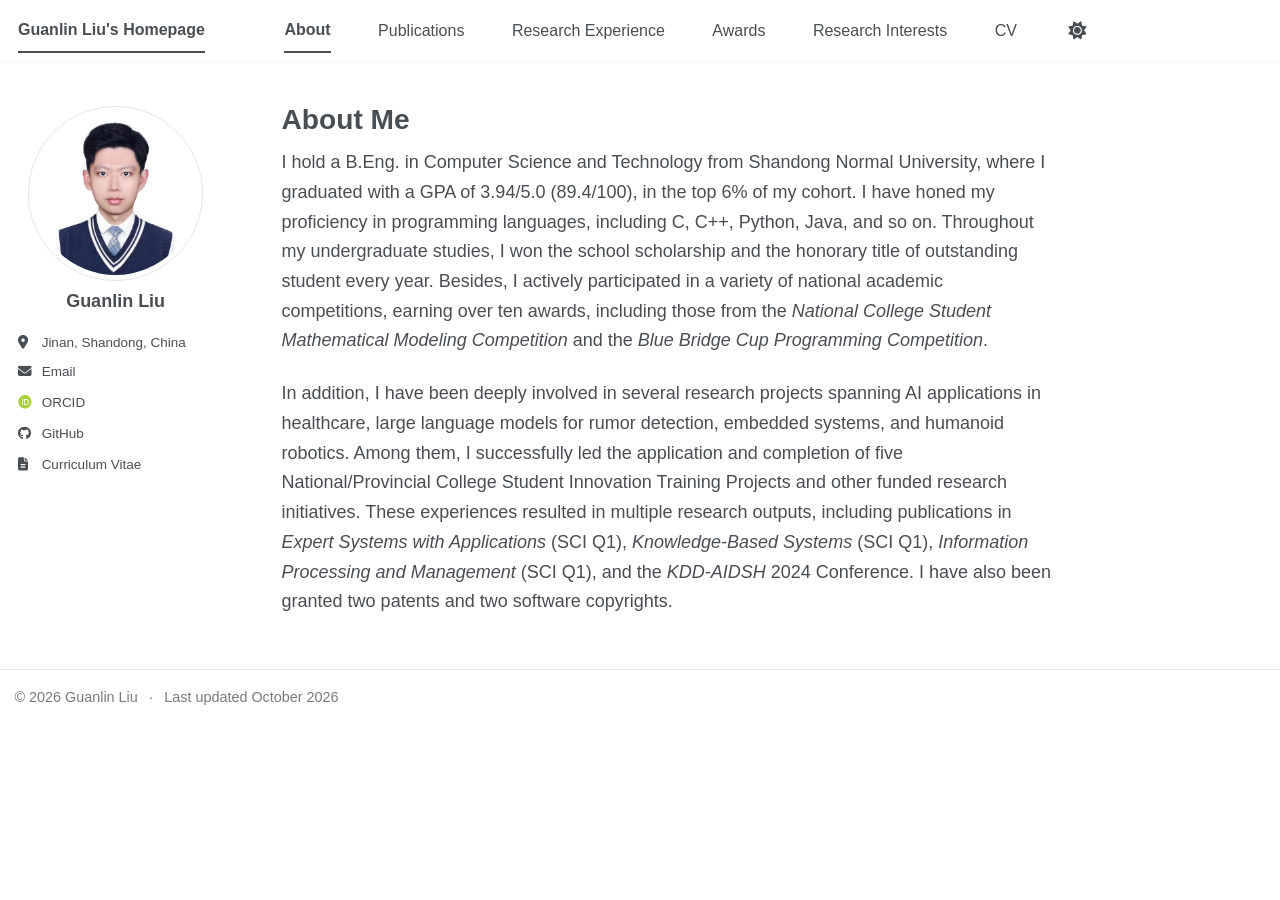
<file: index.html>
<!DOCTYPE html>
<html lang="en" class="no-js">
<head>
<meta charset="utf-8">
<title>About Me</title>
<meta name="description" content="Guanlin Liu - machine learning for electronic health records and EEG-based brain-computer interfaces.">
<meta name="viewport" content="width=device-width, initial-scale=1.0">
<link rel="canonical" href="https://liuguanlin818.github.io/">
<meta property="og:locale" content="en-US">
<meta property="og:site_name" content="Guanlin Liu&#x27;s Homepage">
<meta property="og:title" content="About Me">
<meta property="og:url" content="https://liuguanlin818.github.io/">
<meta property="og:type" content="website">
<script>document.documentElement.className = document.documentElement.className.replace(/\bno-js\b/g, '') + ' js ';</script>
<link rel="stylesheet" href="assets/css/main.css">
<link rel="stylesheet" href="assets/css/fontawesome.css">
<link rel="stylesheet" href="assets/css/custom.css?v=1791999939">
<link rel="icon" href="images/favicon.svg" type="image/svg+xml">
</head>
<body>
<div class="masthead">
  <div class="masthead__inner-wrap">
    <div class="masthead__menu">
      <nav id="site-nav" class="greedy-nav">
        <button><span class="navicon"></span></button>
        <ul class="visible-links">
  <li class="masthead__menu-item masthead__menu-item--lg persist selected"><a href="index.html">Guanlin Liu&#x27;s Homepage</a></li>
  <li class="masthead__menu-item selected"><a href="index.html">About</a></li>
  <li class="masthead__menu-item"><a href="publications/index.html">Publications</a></li>
  <li class="masthead__menu-item"><a href="research/index.html">Research Experience</a></li>
  <li class="masthead__menu-item"><a href="awards/index.html">Awards</a></li>
  <li class="masthead__menu-item"><a href="research-interests/index.html">Research Interests</a></li>
  <li class="masthead__menu-item"><a href="cv/index.html">CV</a></li>
  <li id="theme-toggle" class="masthead__menu-item persist tail"><a role="button" aria-labelledby="theme-icon"><i id="theme-icon" class="fa-solid fa-sun" aria-hidden="true" title="toggle theme"></i></a></li>
        </ul>
        <ul class="hidden-links hidden"></ul>
      </nav>
    </div>
  </div>
</div>
<div id="main" role="main">
  <div class="sidebar sticky">
    <div itemscope itemtype="http://schema.org/Person">
      <div class="author__avatar">
        <img src="images/profile.jpg" class="author__avatar avatar--circle" alt="Guanlin Liu" fetchpriority="high" />
      </div>
      <div class="author__content">
        <h3 class="author__name">Guanlin Liu</h3>
        <p class="author__bio"></p>
      </div>
      <div class="author__urls-wrapper">
        <button class="btn btn--inverse">Contact</button>
        <ul class="author__urls social-icons">
          <li class="author__desktop"><i class="fas fa-fw fa-location-dot icon-pad-right" aria-hidden="true"></i>Jinan, Shandong, China</li>
          <li><a href="mailto:liuguanlin0@163.com"><i class="fas fa-fw fa-envelope icon-pad-right" aria-hidden="true"></i>Email</a></li>
          <li><a href="https://orcid.org/0009-0001-2721-5912"><i class="fab fa-fw fa-orcid icon-pad-right" aria-hidden="true"></i>ORCID</a></li>
          <li><a href="https://github.com/Liuguanlin818"><i class="fab fa-fw fa-github icon-pad-right" aria-hidden="true"></i>GitHub</a></li>
          <li><a href="cv/index.html"><i class="fas fa-fw fa-file-lines icon-pad-right" aria-hidden="true"></i>Curriculum Vitae</a></li>
        </ul>
      </div>
    </div>
  </div>
  <article class="page" itemscope itemtype="http://schema.org/CreativeWork">
    <meta itemprop="headline" content="About Me">
    <div class="page__inner-wrap">
      <header>
        <h1 class="page__title" itemprop="headline">About Me</h1>
      </header>
      <section class="page__content" itemprop="text">
<p>I hold a B.Eng. in Computer Science and Technology from Shandong Normal University, where I
graduated with a GPA of 3.94/5.0 (89.4/100), in the top 6% of my cohort. I have honed my proficiency
in programming languages, including C, C++, Python, Java, and so on. Throughout my undergraduate
studies, I won the school scholarship and the honorary title of outstanding student every year.
Besides, I actively participated in a variety of national academic competitions, earning over ten awards,
including those from the <em>National College Student Mathematical Modeling Competition</em> and the
<em>Blue Bridge Cup Programming Competition</em>.</p>

<p>In addition, I have been deeply involved in several research projects spanning AI applications
in healthcare, large language models for rumor detection, embedded systems, and humanoid robotics.
Among them, I successfully led the application and completion of five National/Provincial College
Student Innovation Training Projects and other funded research initiatives. These experiences resulted
in multiple research outputs, including publications in <em>Expert Systems with Applications</em> (SCI Q1),
<em>Knowledge-Based Systems</em> (SCI Q1), <em>Information Processing and Management</em> (SCI Q1), and
the <em>KDD-AIDSH</em> 2024 Conference. I have also been granted two patents and two software copyrights.</p>


      </section>
    </div>
  </article>
</div>
<footer class="site-footer">
  <div class="site-footer__inner">
    <span>&copy; 2026 Guanlin Liu</span>
    <span class="site-footer__sep">&middot;</span>
    <span>Last updated October 2026</span>
  </div>
</footer>
<script>
/* Day / night toggle. The dark palette lives in main.css behind
   html[data-theme=dark]; this only flips the attribute and remembers the choice,
   mirroring what academicpages' main.min.js does (rewritten without jQuery). */
(function () {
  var KEY = 'theme';
  var mq = window.matchMedia ? window.matchMedia('(prefers-color-scheme: dark)') : null;

  function preferred() {
    var v = null;
    try { v = localStorage.getItem(KEY); } catch (e) {}
    if (v === 'dark' || v === 'light') { return v; }
    return (mq && mq.matches) ? 'dark' : 'light';
  }

  function apply(mode) {
    var dark = mode === 'dark';
    var root = document.documentElement;
    if (dark) { root.setAttribute('data-theme', 'dark'); }
    else { root.removeAttribute('data-theme'); }
    var icon = document.getElementById('theme-icon');
    if (icon) {
      icon.classList.toggle('fa-sun', !dark);
      icon.classList.toggle('fa-moon', dark);
    }
  }

  apply(preferred());

  var toggle = document.getElementById('theme-toggle');
  if (toggle) {
    toggle.addEventListener('click', function (e) {
      e.preventDefault();
      var next = document.documentElement.getAttribute('data-theme') === 'dark'
        ? 'light' : 'dark';
      try { localStorage.setItem(KEY, next); } catch (e) {}
      apply(next);
    });
  }
})();
</script>
</body>
</html>
</file>
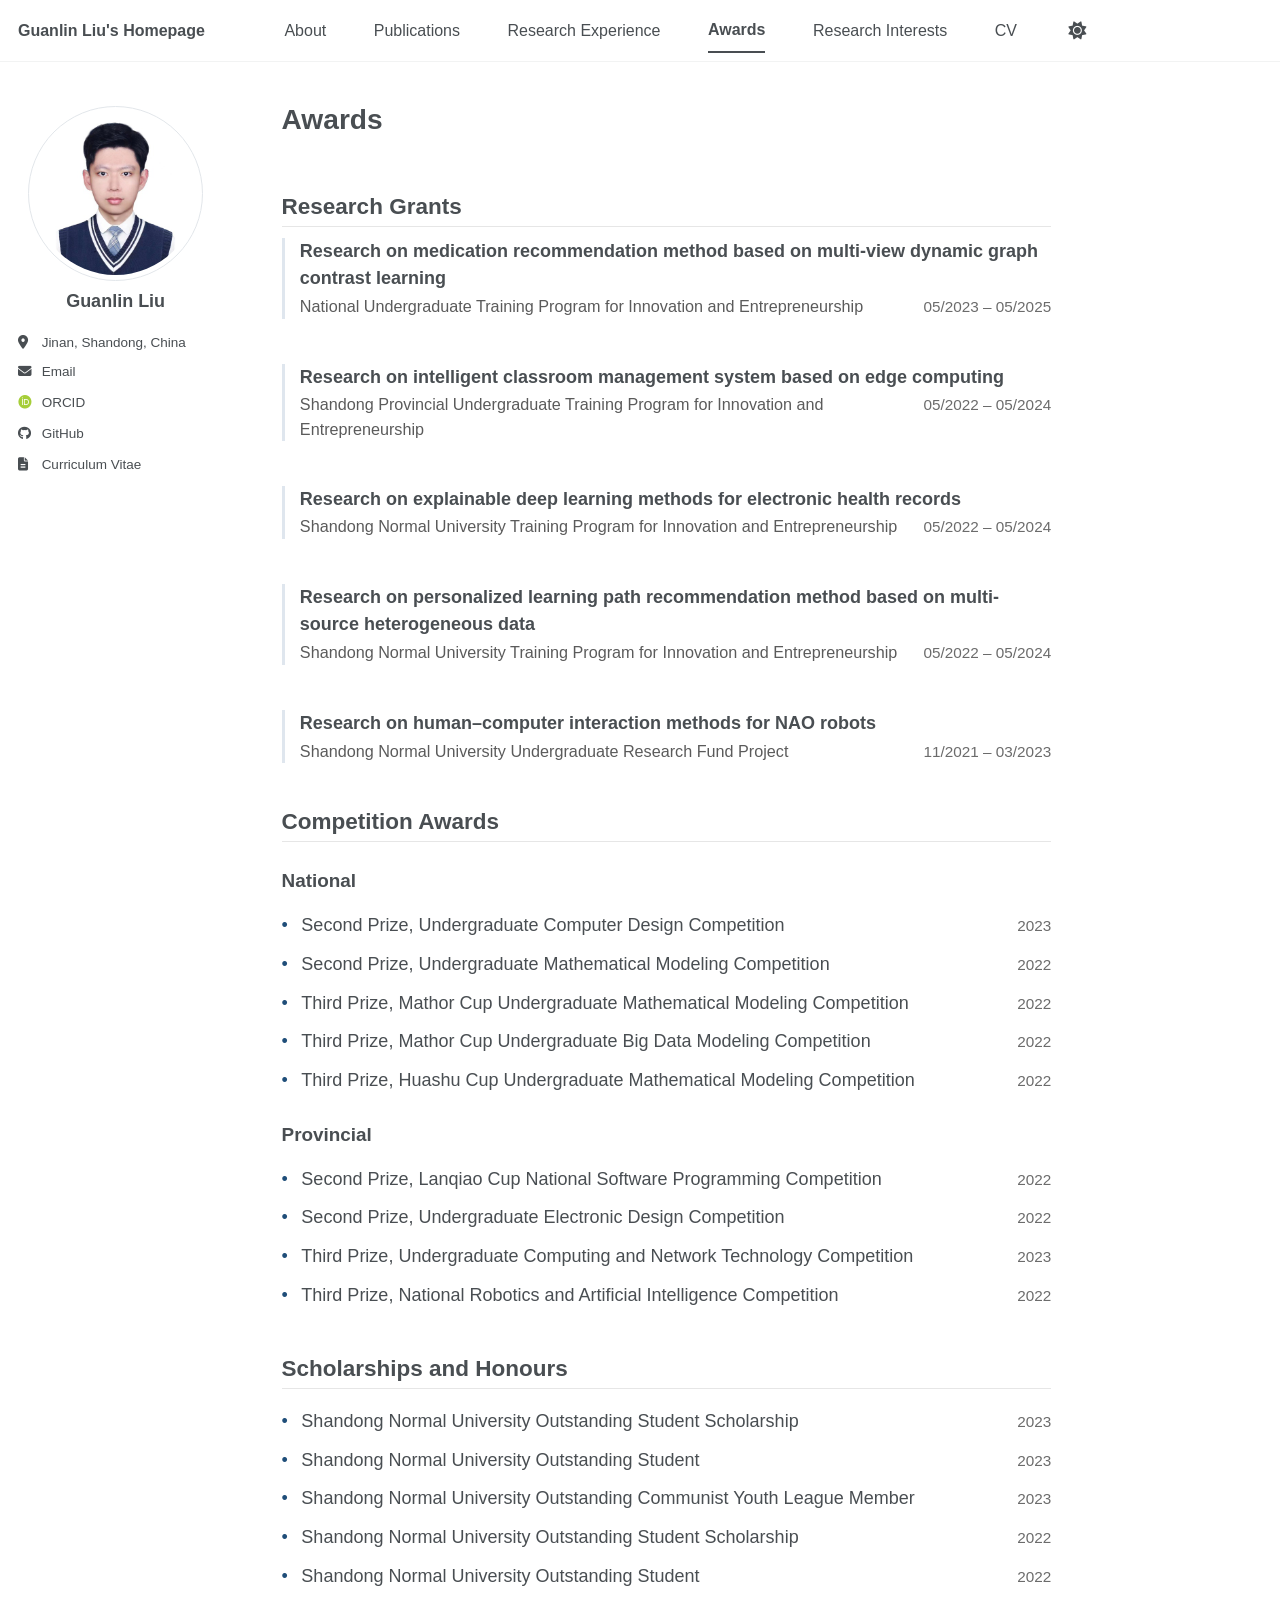
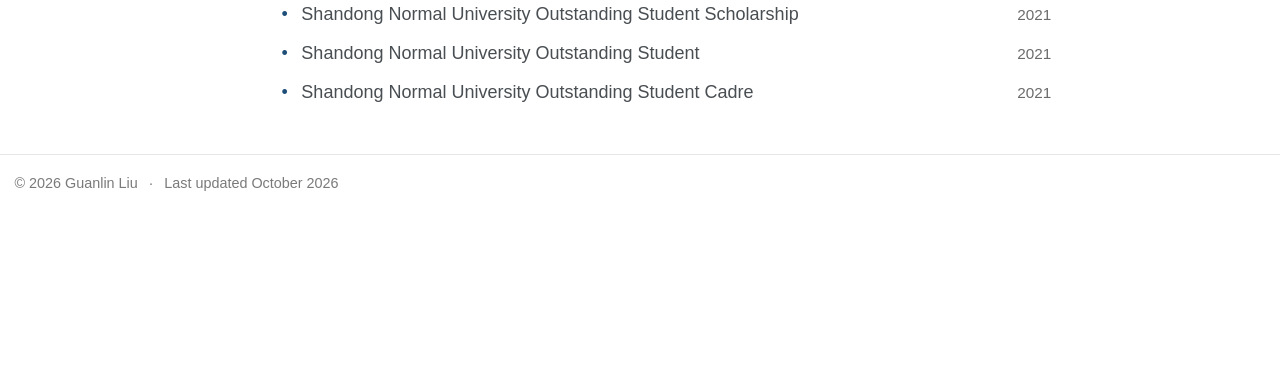
<file: awards/index.html>
<!DOCTYPE html>
<html lang="en" class="no-js">
<head>
<meta charset="utf-8">
<title>Awards</title>
<meta name="description" content="Guanlin Liu - machine learning for electronic health records and EEG-based brain-computer interfaces.">
<meta name="viewport" content="width=device-width, initial-scale=1.0">
<link rel="canonical" href="https://liuguanlin818.github.io/">
<meta property="og:locale" content="en-US">
<meta property="og:site_name" content="Guanlin Liu&#x27;s Homepage">
<meta property="og:title" content="Awards">
<meta property="og:url" content="https://liuguanlin818.github.io/">
<meta property="og:type" content="website">
<script>document.documentElement.className = document.documentElement.className.replace(/\bno-js\b/g, '') + ' js ';</script>
<link rel="stylesheet" href="../assets/css/main.css">
<link rel="stylesheet" href="../assets/css/fontawesome.css">
<link rel="stylesheet" href="../assets/css/custom.css?v=1791999939">
<link rel="icon" href="../images/favicon.svg" type="image/svg+xml">
</head>
<body>
<div class="masthead">
  <div class="masthead__inner-wrap">
    <div class="masthead__menu">
      <nav id="site-nav" class="greedy-nav">
        <button><span class="navicon"></span></button>
        <ul class="visible-links">
  <li class="masthead__menu-item masthead__menu-item--lg persist "><a href="../index.html">Guanlin Liu&#x27;s Homepage</a></li>
  <li class="masthead__menu-item"><a href="../index.html">About</a></li>
  <li class="masthead__menu-item"><a href="../publications/index.html">Publications</a></li>
  <li class="masthead__menu-item"><a href="../research/index.html">Research Experience</a></li>
  <li class="masthead__menu-item selected"><a href="../awards/index.html">Awards</a></li>
  <li class="masthead__menu-item"><a href="../research-interests/index.html">Research Interests</a></li>
  <li class="masthead__menu-item"><a href="../cv/index.html">CV</a></li>
  <li id="theme-toggle" class="masthead__menu-item persist tail"><a role="button" aria-labelledby="theme-icon"><i id="theme-icon" class="fa-solid fa-sun" aria-hidden="true" title="toggle theme"></i></a></li>
        </ul>
        <ul class="hidden-links hidden"></ul>
      </nav>
    </div>
  </div>
</div>
<div id="main" role="main">
  <div class="sidebar sticky">
    <div itemscope itemtype="http://schema.org/Person">
      <div class="author__avatar">
        <img src="../images/profile.jpg" class="author__avatar avatar--circle" alt="Guanlin Liu" fetchpriority="high" />
      </div>
      <div class="author__content">
        <h3 class="author__name">Guanlin Liu</h3>
        <p class="author__bio"></p>
      </div>
      <div class="author__urls-wrapper">
        <button class="btn btn--inverse">Contact</button>
        <ul class="author__urls social-icons">
          <li class="author__desktop"><i class="fas fa-fw fa-location-dot icon-pad-right" aria-hidden="true"></i>Jinan, Shandong, China</li>
          <li><a href="mailto:liuguanlin0@163.com"><i class="fas fa-fw fa-envelope icon-pad-right" aria-hidden="true"></i>Email</a></li>
          <li><a href="https://orcid.org/0009-0001-2721-5912"><i class="fab fa-fw fa-orcid icon-pad-right" aria-hidden="true"></i>ORCID</a></li>
          <li><a href="https://github.com/Liuguanlin818"><i class="fab fa-fw fa-github icon-pad-right" aria-hidden="true"></i>GitHub</a></li>
          <li><a href="../cv/index.html"><i class="fas fa-fw fa-file-lines icon-pad-right" aria-hidden="true"></i>Curriculum Vitae</a></li>
        </ul>
      </div>
    </div>
  </div>
  <article class="page" itemscope itemtype="http://schema.org/CreativeWork">
    <meta itemprop="headline" content="Awards">
    <div class="page__inner-wrap">
      <header>
        <h1 class="page__title" itemprop="headline">Awards</h1>
      </header>
      <section class="page__content" itemprop="text">
<h2>Research Grants</h2>

<div class="re-item">
  <div class="cv-entry re-head">
    <div class="cv-entry__head"><span class="cv-entry__what">Research on medication recommendation method based on multi-view dynamic graph contrast learning</span></div>
    <div class="re-meta"><span class="cv-entry__where re-funder">National Undergraduate Training Program for Innovation and Entrepreneurship</span><span class="cv-entry__when">05/2023 &ndash; 05/2025</span></div>
  </div>
</div>

<div class="re-item">
  <div class="cv-entry re-head">
    <div class="cv-entry__head"><span class="cv-entry__what">Research on intelligent classroom management system based on edge computing</span></div>
    <div class="re-meta"><span class="cv-entry__where re-funder">Shandong Provincial Undergraduate Training Program for Innovation and Entrepreneurship</span><span class="cv-entry__when">05/2022 &ndash; 05/2024</span></div>
  </div>
</div>

<div class="re-item">
  <div class="cv-entry re-head">
    <div class="cv-entry__head"><span class="cv-entry__what">Research on explainable deep learning methods for electronic health records</span></div>
    <div class="re-meta"><span class="cv-entry__where re-funder">Shandong Normal University Training Program for Innovation and Entrepreneurship</span><span class="cv-entry__when">05/2022 &ndash; 05/2024</span></div>
  </div>
</div>

<div class="re-item">
  <div class="cv-entry re-head">
    <div class="cv-entry__head"><span class="cv-entry__what">Research on personalized learning path recommendation method based on multi-source heterogeneous data</span></div>
    <div class="re-meta"><span class="cv-entry__where re-funder">Shandong Normal University Training Program for Innovation and Entrepreneurship</span><span class="cv-entry__when">05/2022 &ndash; 05/2024</span></div>
  </div>
</div>

<div class="re-item">
  <div class="cv-entry re-head">
    <div class="cv-entry__head"><span class="cv-entry__what">Research on human&ndash;computer interaction methods for NAO robots</span></div>
    <div class="re-meta"><span class="cv-entry__where re-funder">Shandong Normal University Undergraduate Research Fund Project</span><span class="cv-entry__when">11/2021 &ndash; 03/2023</span></div>
  </div>
</div>

<h2>Competition Awards</h2>

<h3>National</h3>
<ul class="plain">
  <li class="award"><span class="award__name">Second Prize, Undergraduate Computer Design Competition</span><span class="award__when">2023</span></li>
  <li class="award"><span class="award__name">Second Prize, Undergraduate Mathematical Modeling Competition</span><span class="award__when">2022</span></li>
  <li class="award"><span class="award__name">Third Prize, Mathor Cup Undergraduate Mathematical Modeling Competition</span><span class="award__when">2022</span></li>
  <li class="award"><span class="award__name">Third Prize, Mathor Cup Undergraduate Big Data Modeling Competition</span><span class="award__when">2022</span></li>
  <li class="award"><span class="award__name">Third Prize, Huashu Cup Undergraduate Mathematical Modeling Competition</span><span class="award__when">2022</span></li>
</ul>

<h3>Provincial</h3>
<ul class="plain">
  <li class="award"><span class="award__name">Second Prize, Lanqiao Cup National Software Programming Competition</span><span class="award__when">2022</span></li>
  <li class="award"><span class="award__name">Second Prize, Undergraduate Electronic Design Competition</span><span class="award__when">2022</span></li>
  <li class="award"><span class="award__name">Third Prize, Undergraduate Computing and Network Technology Competition</span><span class="award__when">2023</span></li>
  <li class="award"><span class="award__name">Third Prize, National Robotics and Artificial Intelligence Competition</span><span class="award__when">2022</span></li>
</ul>

<h2>Scholarships and Honours</h2>
<ul class="plain">
  <li class="award"><span class="award__name">Shandong Normal University Outstanding Student Scholarship</span><span class="award__when">2023</span></li>
  <li class="award"><span class="award__name">Shandong Normal University Outstanding Student</span><span class="award__when">2023</span></li>
  <li class="award"><span class="award__name">Shandong Normal University Outstanding Communist Youth League Member</span><span class="award__when">2023</span></li>
  <li class="award"><span class="award__name">Shandong Normal University Outstanding Student Scholarship</span><span class="award__when">2022</span></li>
  <li class="award"><span class="award__name">Shandong Normal University Outstanding Student</span><span class="award__when">2022</span></li>
  <li class="award"><span class="award__name">Shandong Normal University Outstanding Student Scholarship</span><span class="award__when">2021</span></li>
  <li class="award"><span class="award__name">Shandong Normal University Outstanding Student</span><span class="award__when">2021</span></li>
  <li class="award"><span class="award__name">Shandong Normal University Outstanding Student Cadre</span><span class="award__when">2021</span></li>
</ul>

      </section>
    </div>
  </article>
</div>
<footer class="site-footer">
  <div class="site-footer__inner">
    <span>&copy; 2026 Guanlin Liu</span>
    <span class="site-footer__sep">&middot;</span>
    <span>Last updated October 2026</span>
  </div>
</footer>
<script>
/* Day / night toggle. The dark palette lives in main.css behind
   html[data-theme=dark]; this only flips the attribute and remembers the choice,
   mirroring what academicpages' main.min.js does (rewritten without jQuery). */
(function () {
  var KEY = 'theme';
  var mq = window.matchMedia ? window.matchMedia('(prefers-color-scheme: dark)') : null;

  function preferred() {
    var v = null;
    try { v = localStorage.getItem(KEY); } catch (e) {}
    if (v === 'dark' || v === 'light') { return v; }
    return (mq && mq.matches) ? 'dark' : 'light';
  }

  function apply(mode) {
    var dark = mode === 'dark';
    var root = document.documentElement;
    if (dark) { root.setAttribute('data-theme', 'dark'); }
    else { root.removeAttribute('data-theme'); }
    var icon = document.getElementById('theme-icon');
    if (icon) {
      icon.classList.toggle('fa-sun', !dark);
      icon.classList.toggle('fa-moon', dark);
    }
  }

  apply(preferred());

  var toggle = document.getElementById('theme-toggle');
  if (toggle) {
    toggle.addEventListener('click', function (e) {
      e.preventDefault();
      var next = document.documentElement.getAttribute('data-theme') === 'dark'
        ? 'light' : 'dark';
      try { localStorage.setItem(KEY, next); } catch (e) {}
      apply(next);
    });
  }
})();
</script>
</body>
</html>
</file>
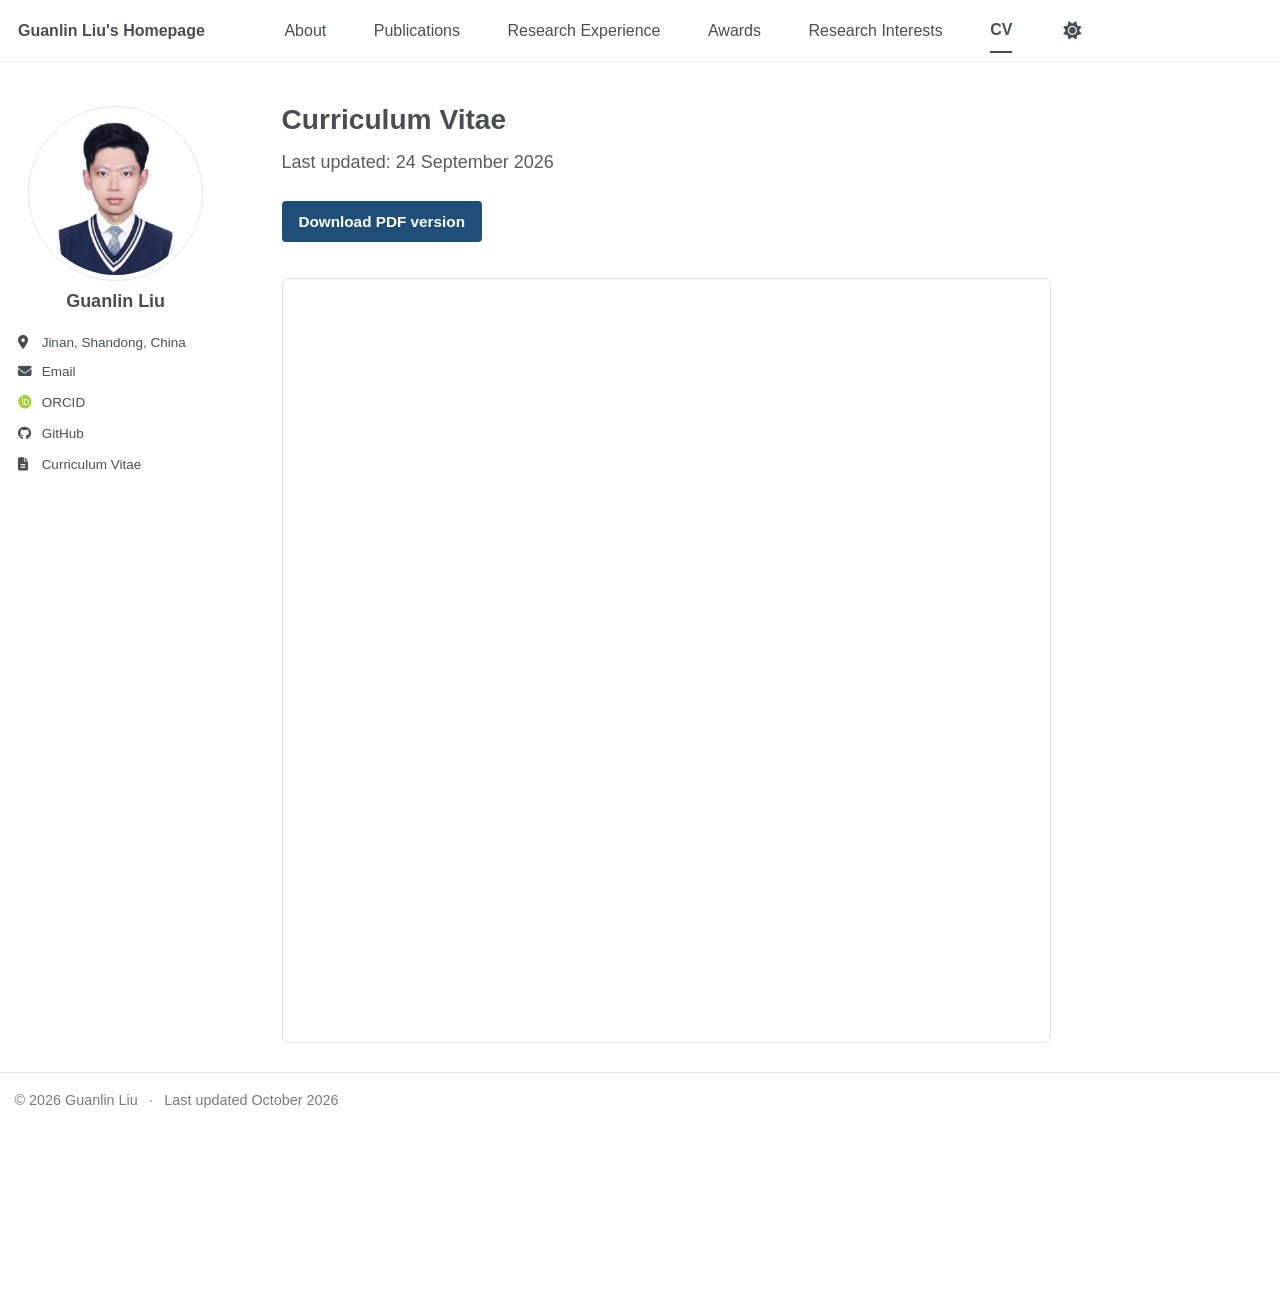
<file: cv/index.html>
<!DOCTYPE html>
<html lang="en" class="no-js">
<head>
<meta charset="utf-8">
<title>CV</title>
<meta name="description" content="Guanlin Liu - machine learning for electronic health records and EEG-based brain-computer interfaces.">
<meta name="viewport" content="width=device-width, initial-scale=1.0">
<link rel="canonical" href="https://liuguanlin818.github.io/">
<meta property="og:locale" content="en-US">
<meta property="og:site_name" content="Guanlin Liu&#x27;s Homepage">
<meta property="og:title" content="CV">
<meta property="og:url" content="https://liuguanlin818.github.io/">
<meta property="og:type" content="website">
<script>document.documentElement.className = document.documentElement.className.replace(/\bno-js\b/g, '') + ' js ';</script>
<link rel="stylesheet" href="../assets/css/main.css">
<link rel="stylesheet" href="../assets/css/fontawesome.css">
<link rel="stylesheet" href="../assets/css/custom.css?v=1791999939">
<link rel="icon" href="../images/favicon.svg" type="image/svg+xml">
</head>
<body>
<div class="masthead">
  <div class="masthead__inner-wrap">
    <div class="masthead__menu">
      <nav id="site-nav" class="greedy-nav">
        <button><span class="navicon"></span></button>
        <ul class="visible-links">
  <li class="masthead__menu-item masthead__menu-item--lg persist "><a href="../index.html">Guanlin Liu&#x27;s Homepage</a></li>
  <li class="masthead__menu-item"><a href="../index.html">About</a></li>
  <li class="masthead__menu-item"><a href="../publications/index.html">Publications</a></li>
  <li class="masthead__menu-item"><a href="../research/index.html">Research Experience</a></li>
  <li class="masthead__menu-item"><a href="../awards/index.html">Awards</a></li>
  <li class="masthead__menu-item"><a href="../research-interests/index.html">Research Interests</a></li>
  <li class="masthead__menu-item selected"><a href="../cv/index.html">CV</a></li>
  <li id="theme-toggle" class="masthead__menu-item persist tail"><a role="button" aria-labelledby="theme-icon"><i id="theme-icon" class="fa-solid fa-sun" aria-hidden="true" title="toggle theme"></i></a></li>
        </ul>
        <ul class="hidden-links hidden"></ul>
      </nav>
    </div>
  </div>
</div>
<div id="main" role="main">
  <div class="sidebar sticky">
    <div itemscope itemtype="http://schema.org/Person">
      <div class="author__avatar">
        <img src="../images/profile.jpg" class="author__avatar avatar--circle" alt="Guanlin Liu" fetchpriority="high" />
      </div>
      <div class="author__content">
        <h3 class="author__name">Guanlin Liu</h3>
        <p class="author__bio"></p>
      </div>
      <div class="author__urls-wrapper">
        <button class="btn btn--inverse">Contact</button>
        <ul class="author__urls social-icons">
          <li class="author__desktop"><i class="fas fa-fw fa-location-dot icon-pad-right" aria-hidden="true"></i>Jinan, Shandong, China</li>
          <li><a href="mailto:liuguanlin0@163.com"><i class="fas fa-fw fa-envelope icon-pad-right" aria-hidden="true"></i>Email</a></li>
          <li><a href="https://orcid.org/0009-0001-2721-5912"><i class="fab fa-fw fa-orcid icon-pad-right" aria-hidden="true"></i>ORCID</a></li>
          <li><a href="https://github.com/Liuguanlin818"><i class="fab fa-fw fa-github icon-pad-right" aria-hidden="true"></i>GitHub</a></li>
          <li><a href="../cv/index.html"><i class="fas fa-fw fa-file-lines icon-pad-right" aria-hidden="true"></i>Curriculum Vitae</a></li>
        </ul>
      </div>
    </div>
  </div>
  <article class="page" itemscope itemtype="http://schema.org/CreativeWork">
    <meta itemprop="headline" content="Curriculum Vitae">
    <div class="page__inner-wrap">
      <header>
        <h1 class="page__title" itemprop="headline">Curriculum Vitae</h1>
      </header>
      <section class="page__content" itemprop="text">
<p class="cv-intro">Last updated: 24 September 2026</p>

<p class="cv-download"><a class="btn btn--info" href="../files/Liu_Guanlin_CV.pdf" target="_blank" rel="noopener">Download PDF version</a></p>

<div class="pdf-viewer">
  <iframe src="../files/Liu_Guanlin_CV.pdf" title="Curriculum Vitae of Guanlin Liu" loading="lazy"></iframe>
</div>

      </section>
    </div>
  </article>
</div>
<footer class="site-footer">
  <div class="site-footer__inner">
    <span>&copy; 2026 Guanlin Liu</span>
    <span class="site-footer__sep">&middot;</span>
    <span>Last updated October 2026</span>
  </div>
</footer>
<script>
/* Day / night toggle. The dark palette lives in main.css behind
   html[data-theme=dark]; this only flips the attribute and remembers the choice,
   mirroring what academicpages' main.min.js does (rewritten without jQuery). */
(function () {
  var KEY = 'theme';
  var mq = window.matchMedia ? window.matchMedia('(prefers-color-scheme: dark)') : null;

  function preferred() {
    var v = null;
    try { v = localStorage.getItem(KEY); } catch (e) {}
    if (v === 'dark' || v === 'light') { return v; }
    return (mq && mq.matches) ? 'dark' : 'light';
  }

  function apply(mode) {
    var dark = mode === 'dark';
    var root = document.documentElement;
    if (dark) { root.setAttribute('data-theme', 'dark'); }
    else { root.removeAttribute('data-theme'); }
    var icon = document.getElementById('theme-icon');
    if (icon) {
      icon.classList.toggle('fa-sun', !dark);
      icon.classList.toggle('fa-moon', dark);
    }
  }

  apply(preferred());

  var toggle = document.getElementById('theme-toggle');
  if (toggle) {
    toggle.addEventListener('click', function (e) {
      e.preventDefault();
      var next = document.documentElement.getAttribute('data-theme') === 'dark'
        ? 'light' : 'dark';
      try { localStorage.setItem(KEY, next); } catch (e) {}
      apply(next);
    });
  }
})();
</script>
</body>
</html>
</file>
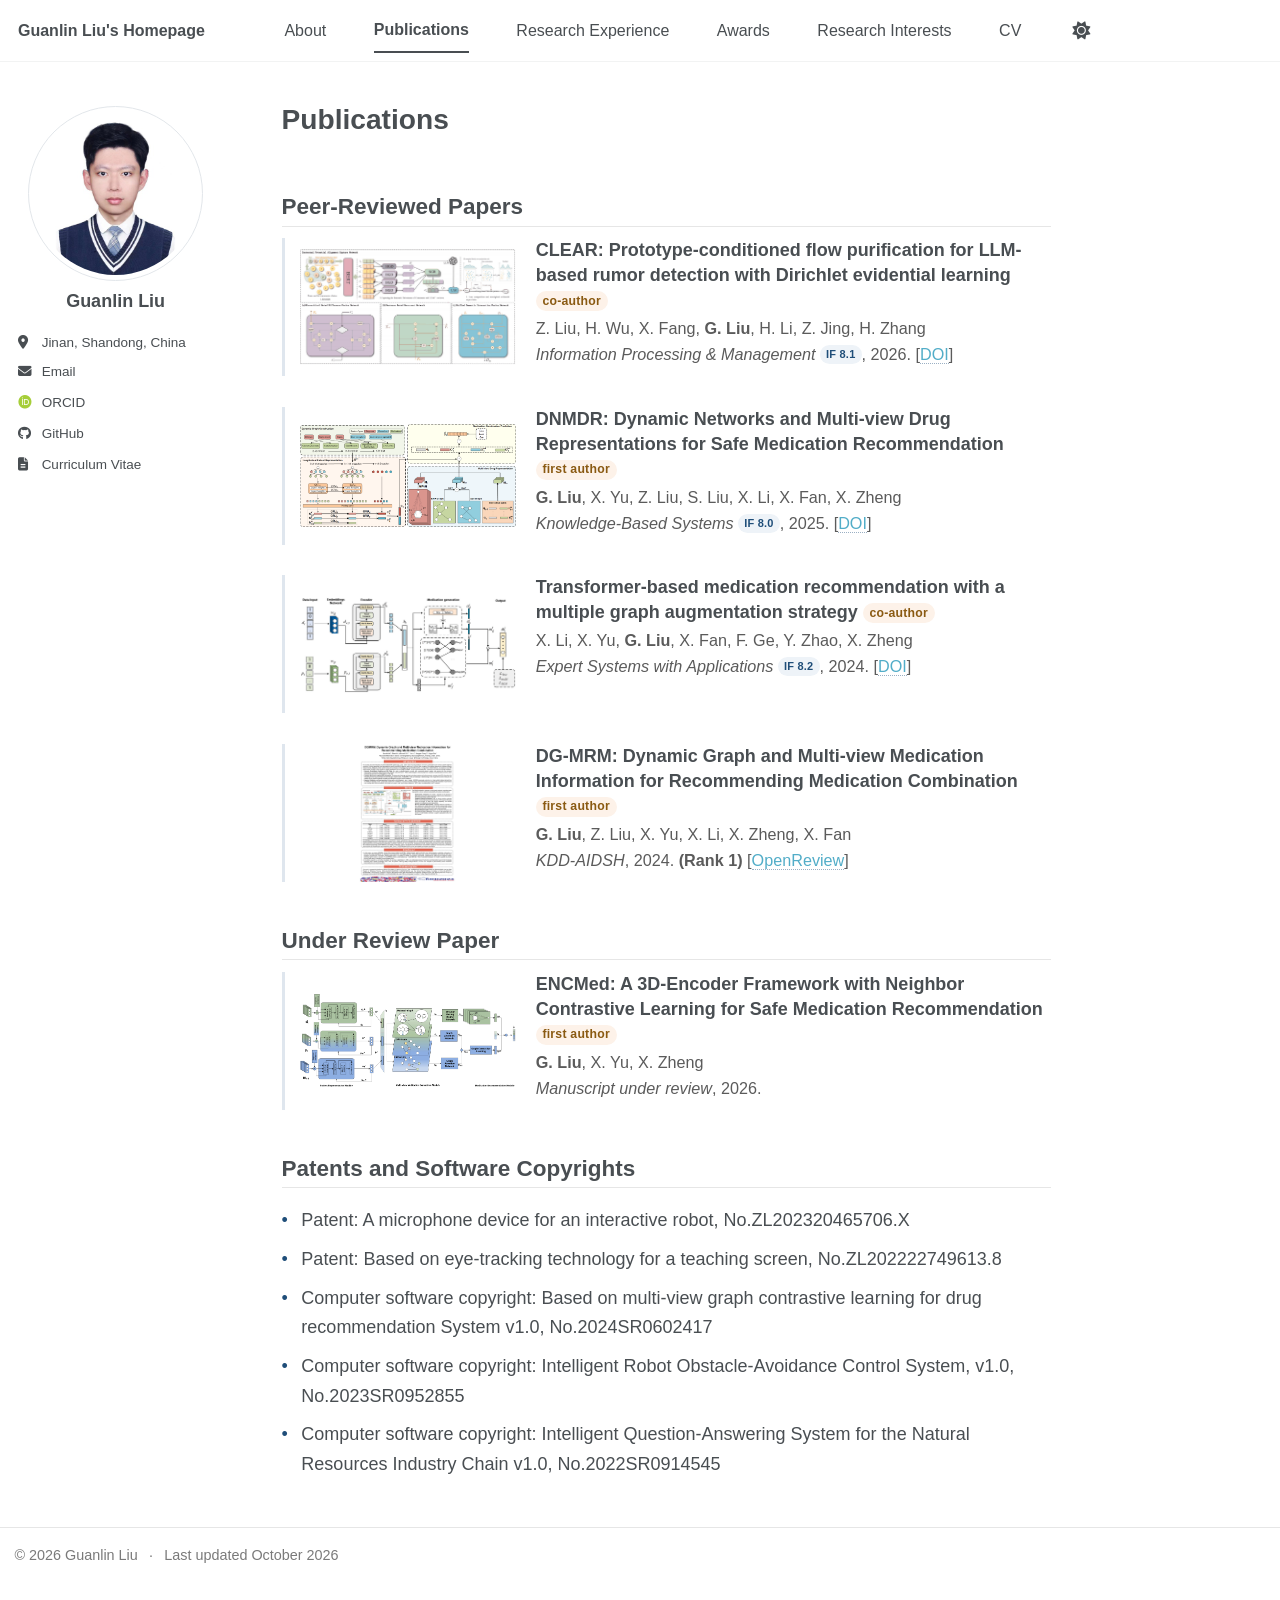
<file: publications/index.html>
<!DOCTYPE html>
<html lang="en" class="no-js">
<head>
<meta charset="utf-8">
<title>Publications</title>
<meta name="description" content="Guanlin Liu - machine learning for electronic health records and EEG-based brain-computer interfaces.">
<meta name="viewport" content="width=device-width, initial-scale=1.0">
<link rel="canonical" href="https://liuguanlin818.github.io/">
<meta property="og:locale" content="en-US">
<meta property="og:site_name" content="Guanlin Liu&#x27;s Homepage">
<meta property="og:title" content="Publications">
<meta property="og:url" content="https://liuguanlin818.github.io/">
<meta property="og:type" content="website">
<script>document.documentElement.className = document.documentElement.className.replace(/\bno-js\b/g, '') + ' js ';</script>
<link rel="stylesheet" href="../assets/css/main.css">
<link rel="stylesheet" href="../assets/css/fontawesome.css">
<link rel="stylesheet" href="../assets/css/custom.css?v=1791999939">
<link rel="icon" href="../images/favicon.svg" type="image/svg+xml">
</head>
<body>
<div class="masthead">
  <div class="masthead__inner-wrap">
    <div class="masthead__menu">
      <nav id="site-nav" class="greedy-nav">
        <button><span class="navicon"></span></button>
        <ul class="visible-links">
  <li class="masthead__menu-item masthead__menu-item--lg persist "><a href="../index.html">Guanlin Liu&#x27;s Homepage</a></li>
  <li class="masthead__menu-item"><a href="../index.html">About</a></li>
  <li class="masthead__menu-item selected"><a href="../publications/index.html">Publications</a></li>
  <li class="masthead__menu-item"><a href="../research/index.html">Research Experience</a></li>
  <li class="masthead__menu-item"><a href="../awards/index.html">Awards</a></li>
  <li class="masthead__menu-item"><a href="../research-interests/index.html">Research Interests</a></li>
  <li class="masthead__menu-item"><a href="../cv/index.html">CV</a></li>
  <li id="theme-toggle" class="masthead__menu-item persist tail"><a role="button" aria-labelledby="theme-icon"><i id="theme-icon" class="fa-solid fa-sun" aria-hidden="true" title="toggle theme"></i></a></li>
        </ul>
        <ul class="hidden-links hidden"></ul>
      </nav>
    </div>
  </div>
</div>
<div id="main" role="main">
  <div class="sidebar sticky">
    <div itemscope itemtype="http://schema.org/Person">
      <div class="author__avatar">
        <img src="../images/profile.jpg" class="author__avatar avatar--circle" alt="Guanlin Liu" fetchpriority="high" />
      </div>
      <div class="author__content">
        <h3 class="author__name">Guanlin Liu</h3>
        <p class="author__bio"></p>
      </div>
      <div class="author__urls-wrapper">
        <button class="btn btn--inverse">Contact</button>
        <ul class="author__urls social-icons">
          <li class="author__desktop"><i class="fas fa-fw fa-location-dot icon-pad-right" aria-hidden="true"></i>Jinan, Shandong, China</li>
          <li><a href="mailto:liuguanlin0@163.com"><i class="fas fa-fw fa-envelope icon-pad-right" aria-hidden="true"></i>Email</a></li>
          <li><a href="https://orcid.org/0009-0001-2721-5912"><i class="fab fa-fw fa-orcid icon-pad-right" aria-hidden="true"></i>ORCID</a></li>
          <li><a href="https://github.com/Liuguanlin818"><i class="fab fa-fw fa-github icon-pad-right" aria-hidden="true"></i>GitHub</a></li>
          <li><a href="../cv/index.html"><i class="fas fa-fw fa-file-lines icon-pad-right" aria-hidden="true"></i>Curriculum Vitae</a></li>
        </ul>
      </div>
    </div>
  </div>
  <article class="page" itemscope itemtype="http://schema.org/CreativeWork">
    <meta itemprop="headline" content="Publications">
    <div class="page__inner-wrap">
      <header>
        <h1 class="page__title" itemprop="headline">Publications</h1>
      </header>
      <section class="page__content" itemprop="text">

<h2>Peer-Reviewed Papers</h2>
<div class="pub pub--with-fig">
  <div class="pub__fig">
    <img src="../images/CLEAR_model.png" alt="CLEAR model architecture" loading="lazy" />
  </div>
  <div class="pub__body">
    <div class="pub__title">CLEAR: Prototype-conditioned flow purification for LLM-based rumor detection with Dirichlet evidential learning <span class="badge-pill badge-pill--alt">co-author</span></div>
    <div class="pub__authors">Z. Liu, H. Wu, X. Fang, <strong>G. Liu</strong>, H. Li, Z. Jing, H. Zhang</div>
    <div class="pub__venue"><em>Information Processing &amp; Management</em> <span class="badge-pill">IF 8.1</span>, 2026. <span class="pub__links">[<a href="https://doi.org/10.1016/j.ipm.2026.104887">DOI</a>]</span></div>
  </div>
</div>
<div class="pub pub--with-fig">
  <div class="pub__fig">
    <img src="../images/DNMDR_model.png" alt="DNMDR model architecture" loading="lazy" />
  </div>
  <div class="pub__body">
    <div class="pub__title">DNMDR: Dynamic Networks and Multi-view Drug Representations for Safe Medication Recommendation <span class="badge-pill badge-pill--alt">first author</span></div>
    <div class="pub__authors"><strong>G. Liu</strong>, X. Yu, Z. Liu, S. Liu, X. Li, X. Fan, X. Zheng</div>
    <div class="pub__venue"><em>Knowledge-Based Systems</em> <span class="badge-pill">IF 8.0</span>, 2025. <span class="pub__links">[<a href="https://doi.org/10.1016/j.knosys.2025.114327">DOI</a>]</span></div>
  </div>
</div>
<div class="pub pub--with-fig">
  <div class="pub__fig">
    <img src="../images/ESWA_model.png" alt="Transformer-based medication recommendation with a multiple graph augmentation strategy model architecture" loading="lazy" />
  </div>
  <div class="pub__body">
    <div class="pub__title">Transformer-based medication recommendation with a multiple graph augmentation strategy <span class="badge-pill badge-pill--alt">co-author</span></div>
    <div class="pub__authors">X. Li, X. Yu, <strong>G. Liu</strong>, X. Fan, F. Ge, Y. Zhao, X. Zheng</div>
    <div class="pub__venue"><em>Expert Systems with Applications</em> <span class="badge-pill">IF 8.2</span>, 2024. <span class="pub__links">[<a href="https://doi.org/10.1016/j.eswa.2024.125091">DOI</a>]</span></div>
  </div>
</div>
<div class="pub pub--with-fig">
  <div class="pub__fig">
    <img src="../images/DGMRM_poster.jpg" alt="DG-MRM model architecture" loading="lazy" />
  </div>
  <div class="pub__body">
    <div class="pub__title">DG-MRM: Dynamic Graph and Multi-view Medication Information for Recommending Medication Combination <span class="badge-pill badge-pill--alt">first author</span></div>
    <div class="pub__authors"><strong>G. Liu</strong>, Z. Liu, X. Yu, X. Li, X. Zheng, X. Fan</div>
    <div class="pub__venue"><em>KDD-AIDSH</em>, 2024. <span class="pub__rank">(Rank 1)</span> <span class="pub__links">[<a href="https://openreview.net/forum?id=hdE8YZIAjw">OpenReview</a>]</span></div>
  </div>
</div>
<h2>Under Review Paper</h2>
<div class="pub pub--with-fig">
  <div class="pub__fig">
    <img src="../images/ENCMed_model.png" alt="ENCMed model architecture" loading="lazy" />
  </div>
  <div class="pub__body">
    <div class="pub__title">ENCMed: A 3D-Encoder Framework with Neighbor Contrastive Learning for Safe Medication Recommendation <span class="badge-pill badge-pill--alt">first author</span></div>
    <div class="pub__authors"><strong>G. Liu</strong>, X. Yu, X. Zheng</div>
    <div class="pub__venue"><em>Manuscript under review</em>, 2026.</div>
  </div>
</div>
<h2>Patents and Software Copyrights</h2>

<ul class="plain">
  <li>Patent: A microphone device for an interactive robot, No.ZL202320465706.X</li>
  <li>Patent: Based on eye-tracking technology for a teaching screen, No.ZL202222749613.8</li>
  <li>Computer software copyright: Based on multi-view graph contrastive learning for drug
  recommendation System v1.0, No.2024SR0602417</li>
  <li>Computer software copyright: Intelligent Robot Obstacle-Avoidance Control System, v1.0,
  No.2023SR0952855</li>
  <li>Computer software copyright: Intelligent Question-Answering System for the Natural Resources
  Industry Chain v1.0, No.2022SR0914545</li>
</ul>

      </section>
    </div>
  </article>
</div>
<footer class="site-footer">
  <div class="site-footer__inner">
    <span>&copy; 2026 Guanlin Liu</span>
    <span class="site-footer__sep">&middot;</span>
    <span>Last updated October 2026</span>
  </div>
</footer>
<script>
/* Day / night toggle. The dark palette lives in main.css behind
   html[data-theme=dark]; this only flips the attribute and remembers the choice,
   mirroring what academicpages' main.min.js does (rewritten without jQuery). */
(function () {
  var KEY = 'theme';
  var mq = window.matchMedia ? window.matchMedia('(prefers-color-scheme: dark)') : null;

  function preferred() {
    var v = null;
    try { v = localStorage.getItem(KEY); } catch (e) {}
    if (v === 'dark' || v === 'light') { return v; }
    return (mq && mq.matches) ? 'dark' : 'light';
  }

  function apply(mode) {
    var dark = mode === 'dark';
    var root = document.documentElement;
    if (dark) { root.setAttribute('data-theme', 'dark'); }
    else { root.removeAttribute('data-theme'); }
    var icon = document.getElementById('theme-icon');
    if (icon) {
      icon.classList.toggle('fa-sun', !dark);
      icon.classList.toggle('fa-moon', dark);
    }
  }

  apply(preferred());

  var toggle = document.getElementById('theme-toggle');
  if (toggle) {
    toggle.addEventListener('click', function (e) {
      e.preventDefault();
      var next = document.documentElement.getAttribute('data-theme') === 'dark'
        ? 'light' : 'dark';
      try { localStorage.setItem(KEY, next); } catch (e) {}
      apply(next);
    });
  }
})();
</script>
</body>
</html>
</file>
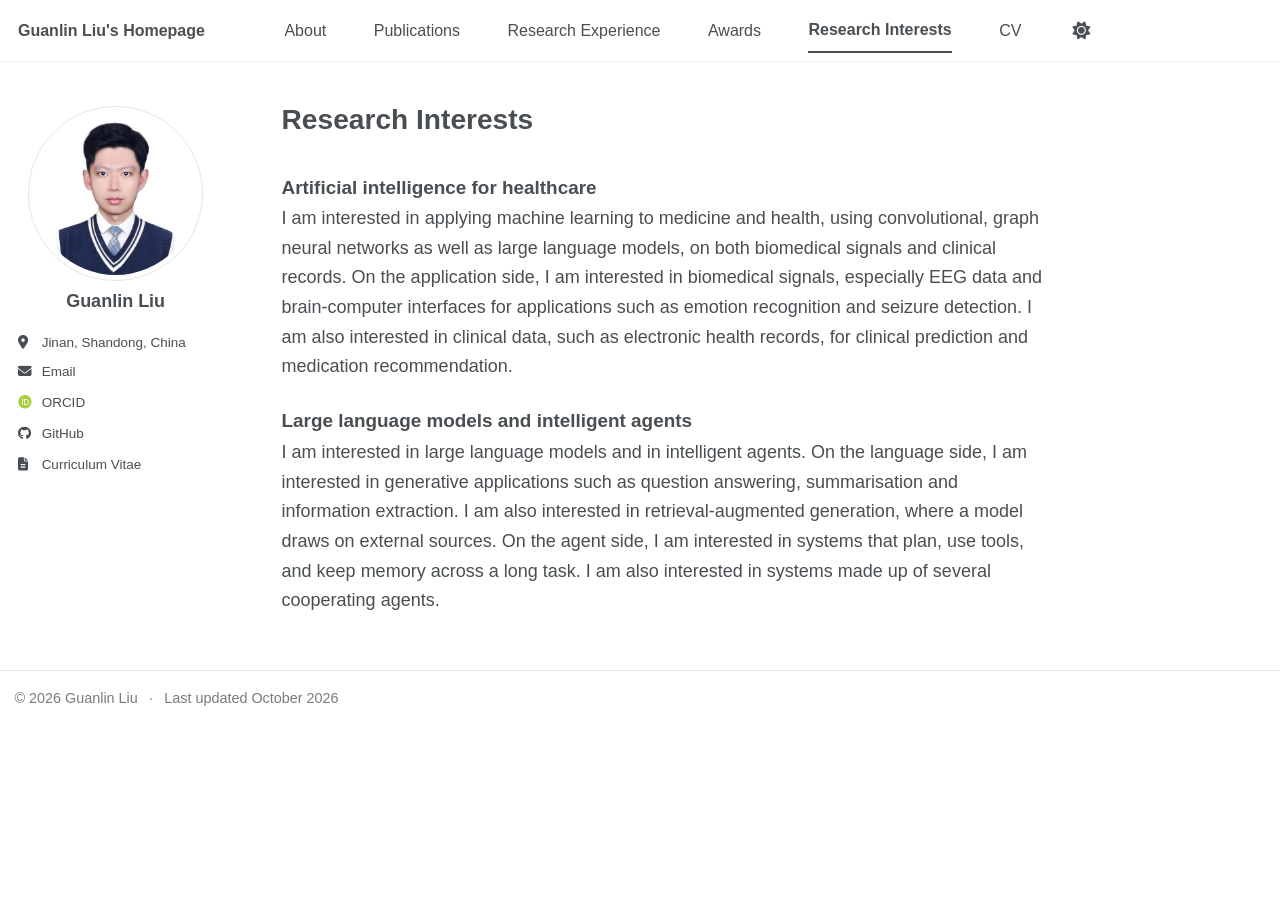
<file: research-interests/index.html>
<!DOCTYPE html>
<html lang="en" class="no-js">
<head>
<meta charset="utf-8">
<title>Research Interests</title>
<meta name="description" content="Guanlin Liu - machine learning for electronic health records and EEG-based brain-computer interfaces.">
<meta name="viewport" content="width=device-width, initial-scale=1.0">
<link rel="canonical" href="https://liuguanlin818.github.io/">
<meta property="og:locale" content="en-US">
<meta property="og:site_name" content="Guanlin Liu&#x27;s Homepage">
<meta property="og:title" content="Research Interests">
<meta property="og:url" content="https://liuguanlin818.github.io/">
<meta property="og:type" content="website">
<script>document.documentElement.className = document.documentElement.className.replace(/\bno-js\b/g, '') + ' js ';</script>
<link rel="stylesheet" href="../assets/css/main.css">
<link rel="stylesheet" href="../assets/css/fontawesome.css">
<link rel="stylesheet" href="../assets/css/custom.css?v=1791999939">
<link rel="icon" href="../images/favicon.svg" type="image/svg+xml">
</head>
<body>
<div class="masthead">
  <div class="masthead__inner-wrap">
    <div class="masthead__menu">
      <nav id="site-nav" class="greedy-nav">
        <button><span class="navicon"></span></button>
        <ul class="visible-links">
  <li class="masthead__menu-item masthead__menu-item--lg persist "><a href="../index.html">Guanlin Liu&#x27;s Homepage</a></li>
  <li class="masthead__menu-item"><a href="../index.html">About</a></li>
  <li class="masthead__menu-item"><a href="../publications/index.html">Publications</a></li>
  <li class="masthead__menu-item"><a href="../research/index.html">Research Experience</a></li>
  <li class="masthead__menu-item"><a href="../awards/index.html">Awards</a></li>
  <li class="masthead__menu-item selected"><a href="../research-interests/index.html">Research Interests</a></li>
  <li class="masthead__menu-item"><a href="../cv/index.html">CV</a></li>
  <li id="theme-toggle" class="masthead__menu-item persist tail"><a role="button" aria-labelledby="theme-icon"><i id="theme-icon" class="fa-solid fa-sun" aria-hidden="true" title="toggle theme"></i></a></li>
        </ul>
        <ul class="hidden-links hidden"></ul>
      </nav>
    </div>
  </div>
</div>
<div id="main" role="main">
  <div class="sidebar sticky">
    <div itemscope itemtype="http://schema.org/Person">
      <div class="author__avatar">
        <img src="../images/profile.jpg" class="author__avatar avatar--circle" alt="Guanlin Liu" fetchpriority="high" />
      </div>
      <div class="author__content">
        <h3 class="author__name">Guanlin Liu</h3>
        <p class="author__bio"></p>
      </div>
      <div class="author__urls-wrapper">
        <button class="btn btn--inverse">Contact</button>
        <ul class="author__urls social-icons">
          <li class="author__desktop"><i class="fas fa-fw fa-location-dot icon-pad-right" aria-hidden="true"></i>Jinan, Shandong, China</li>
          <li><a href="mailto:liuguanlin0@163.com"><i class="fas fa-fw fa-envelope icon-pad-right" aria-hidden="true"></i>Email</a></li>
          <li><a href="https://orcid.org/0009-0001-2721-5912"><i class="fab fa-fw fa-orcid icon-pad-right" aria-hidden="true"></i>ORCID</a></li>
          <li><a href="https://github.com/Liuguanlin818"><i class="fab fa-fw fa-github icon-pad-right" aria-hidden="true"></i>GitHub</a></li>
          <li><a href="../cv/index.html"><i class="fas fa-fw fa-file-lines icon-pad-right" aria-hidden="true"></i>Curriculum Vitae</a></li>
        </ul>
      </div>
    </div>
  </div>
  <article class="page" itemscope itemtype="http://schema.org/CreativeWork">
    <meta itemprop="headline" content="Research Interests">
    <div class="page__inner-wrap">
      <header>
        <h1 class="page__title" itemprop="headline">Research Interests</h1>
      </header>
      <section class="page__content" itemprop="text">
<div class="interest">
  <h3>Artificial intelligence for healthcare</h3>
  <p>I am interested in applying machine learning to medicine and health, using convolutional, graph neural networks as well as large language models, on both biomedical signals and
  clinical records. On the application side, I am interested in biomedical signals, especially EEG
  data and brain-computer interfaces for applications such as emotion recognition and seizure
  detection. I am also interested in clinical data, such as electronic health records, for clinical
  prediction and medication recommendation.</p>
</div>

<div class="interest">
  <h3>Large language models and intelligent agents</h3>
  <p>I am interested in large language models and in intelligent agents. On the language side, I am
  interested in generative applications such as question answering, summarisation and information
  extraction. I am also interested in retrieval-augmented generation, where a model draws on
  external sources. On the agent side, I am interested in systems that plan, use tools, and keep
  memory across a long task. I am also interested in systems made up of several cooperating
  agents.</p>
</div>

      </section>
    </div>
  </article>
</div>
<footer class="site-footer">
  <div class="site-footer__inner">
    <span>&copy; 2026 Guanlin Liu</span>
    <span class="site-footer__sep">&middot;</span>
    <span>Last updated October 2026</span>
  </div>
</footer>
<script>
/* Day / night toggle. The dark palette lives in main.css behind
   html[data-theme=dark]; this only flips the attribute and remembers the choice,
   mirroring what academicpages' main.min.js does (rewritten without jQuery). */
(function () {
  var KEY = 'theme';
  var mq = window.matchMedia ? window.matchMedia('(prefers-color-scheme: dark)') : null;

  function preferred() {
    var v = null;
    try { v = localStorage.getItem(KEY); } catch (e) {}
    if (v === 'dark' || v === 'light') { return v; }
    return (mq && mq.matches) ? 'dark' : 'light';
  }

  function apply(mode) {
    var dark = mode === 'dark';
    var root = document.documentElement;
    if (dark) { root.setAttribute('data-theme', 'dark'); }
    else { root.removeAttribute('data-theme'); }
    var icon = document.getElementById('theme-icon');
    if (icon) {
      icon.classList.toggle('fa-sun', !dark);
      icon.classList.toggle('fa-moon', dark);
    }
  }

  apply(preferred());

  var toggle = document.getElementById('theme-toggle');
  if (toggle) {
    toggle.addEventListener('click', function (e) {
      e.preventDefault();
      var next = document.documentElement.getAttribute('data-theme') === 'dark'
        ? 'light' : 'dark';
      try { localStorage.setItem(KEY, next); } catch (e) {}
      apply(next);
    });
  }
})();
</script>
</body>
</html>
</file>
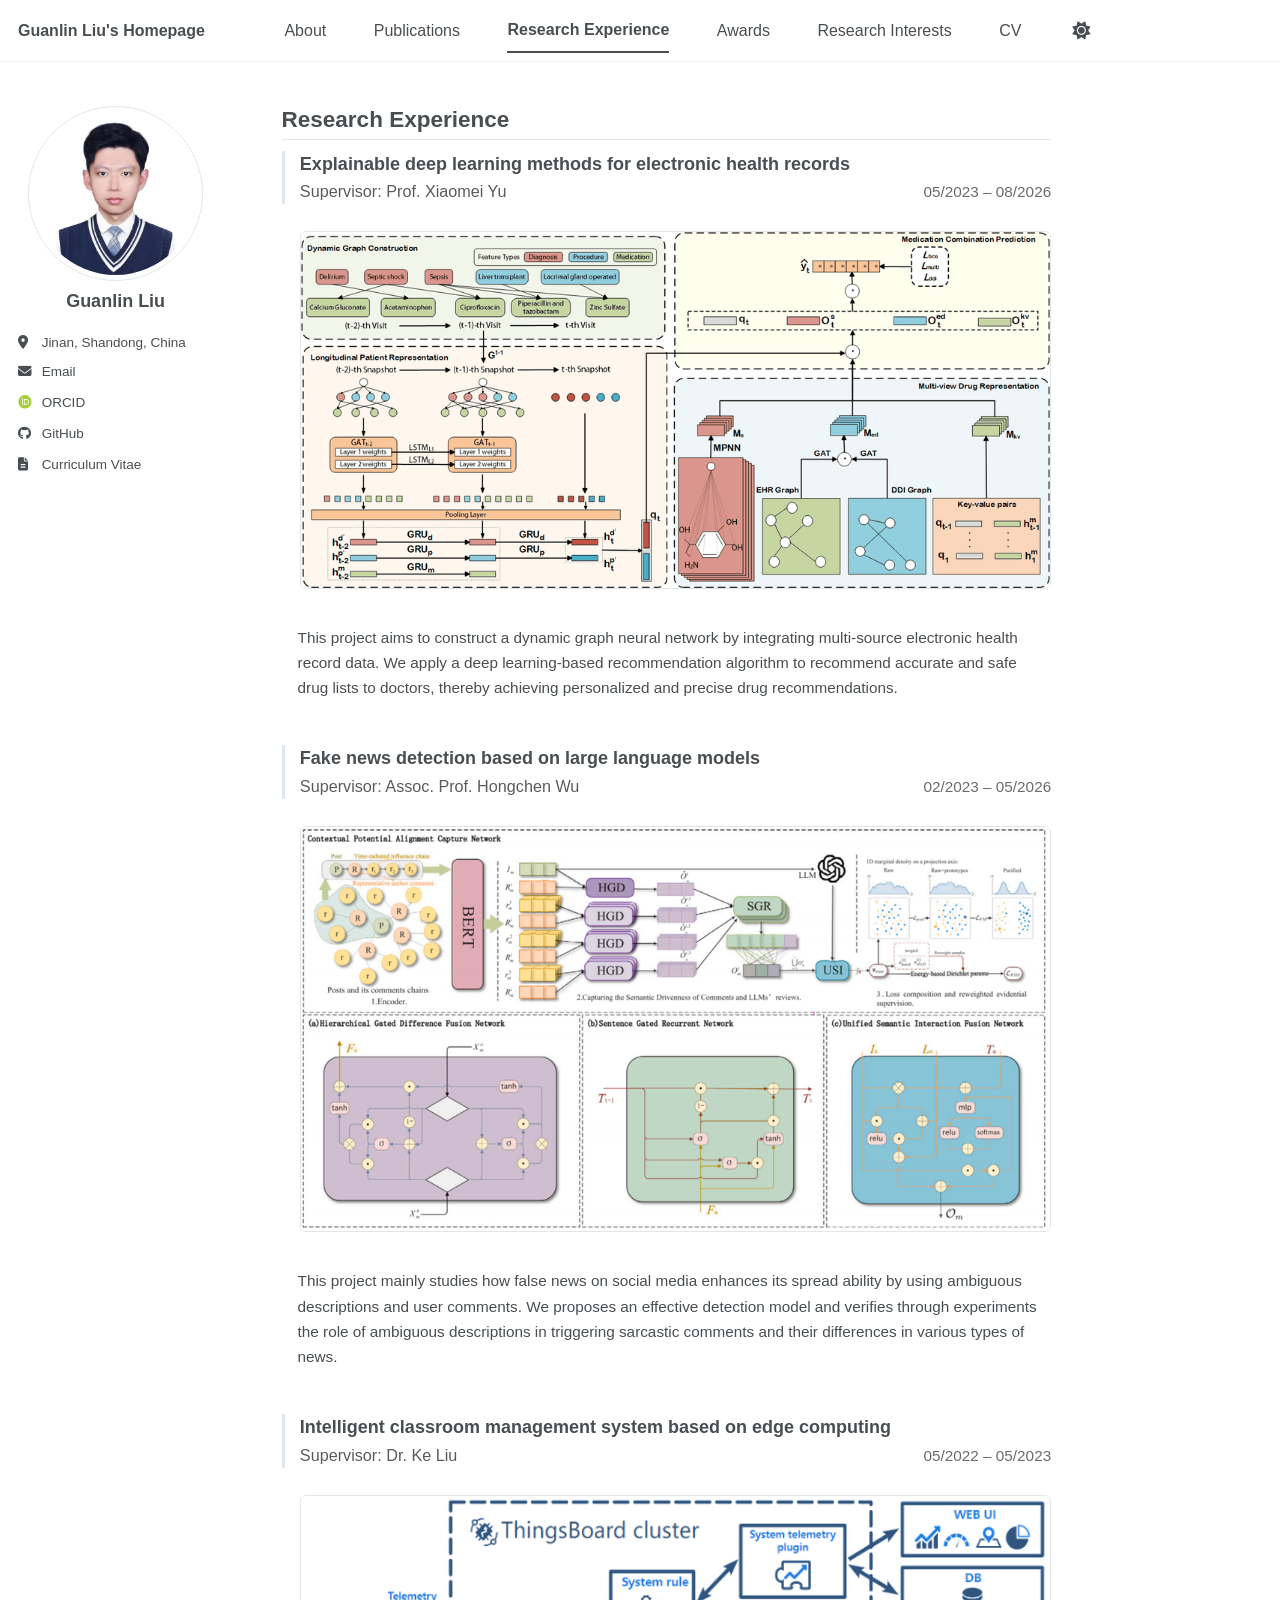
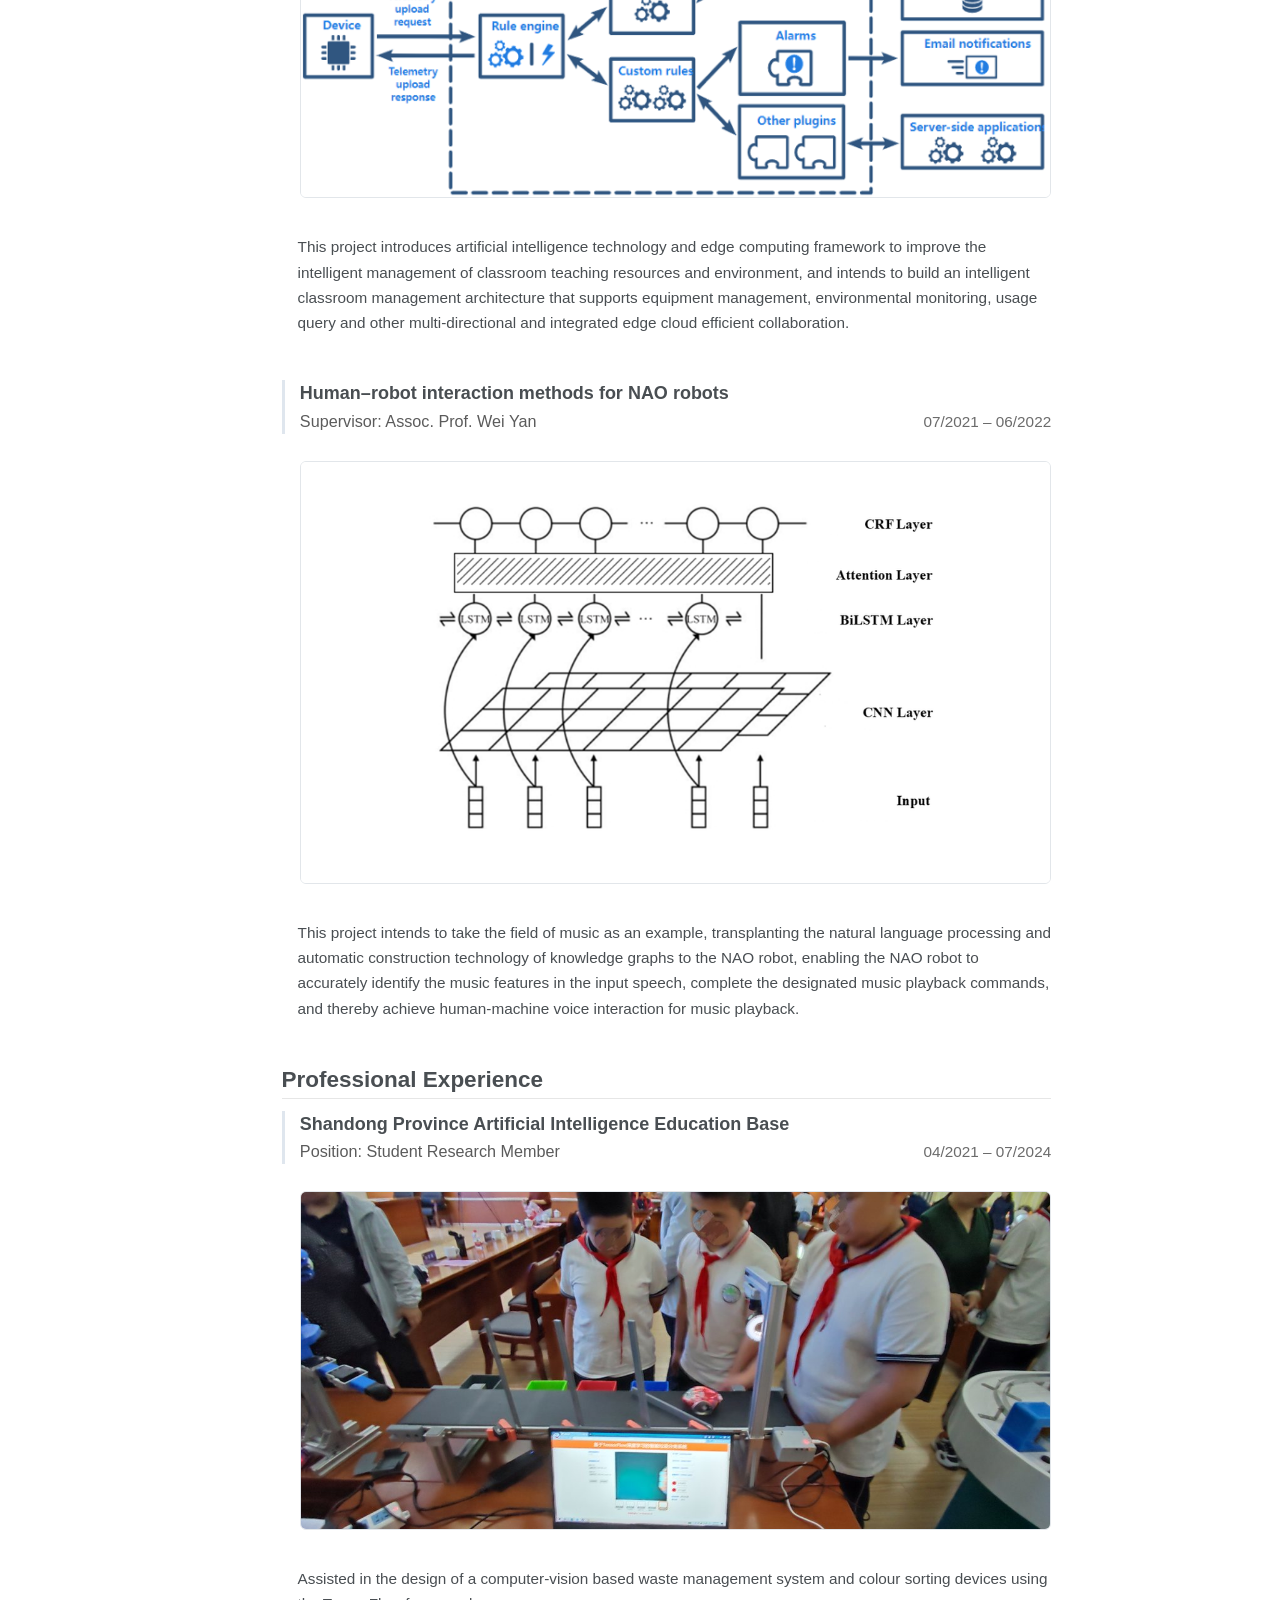
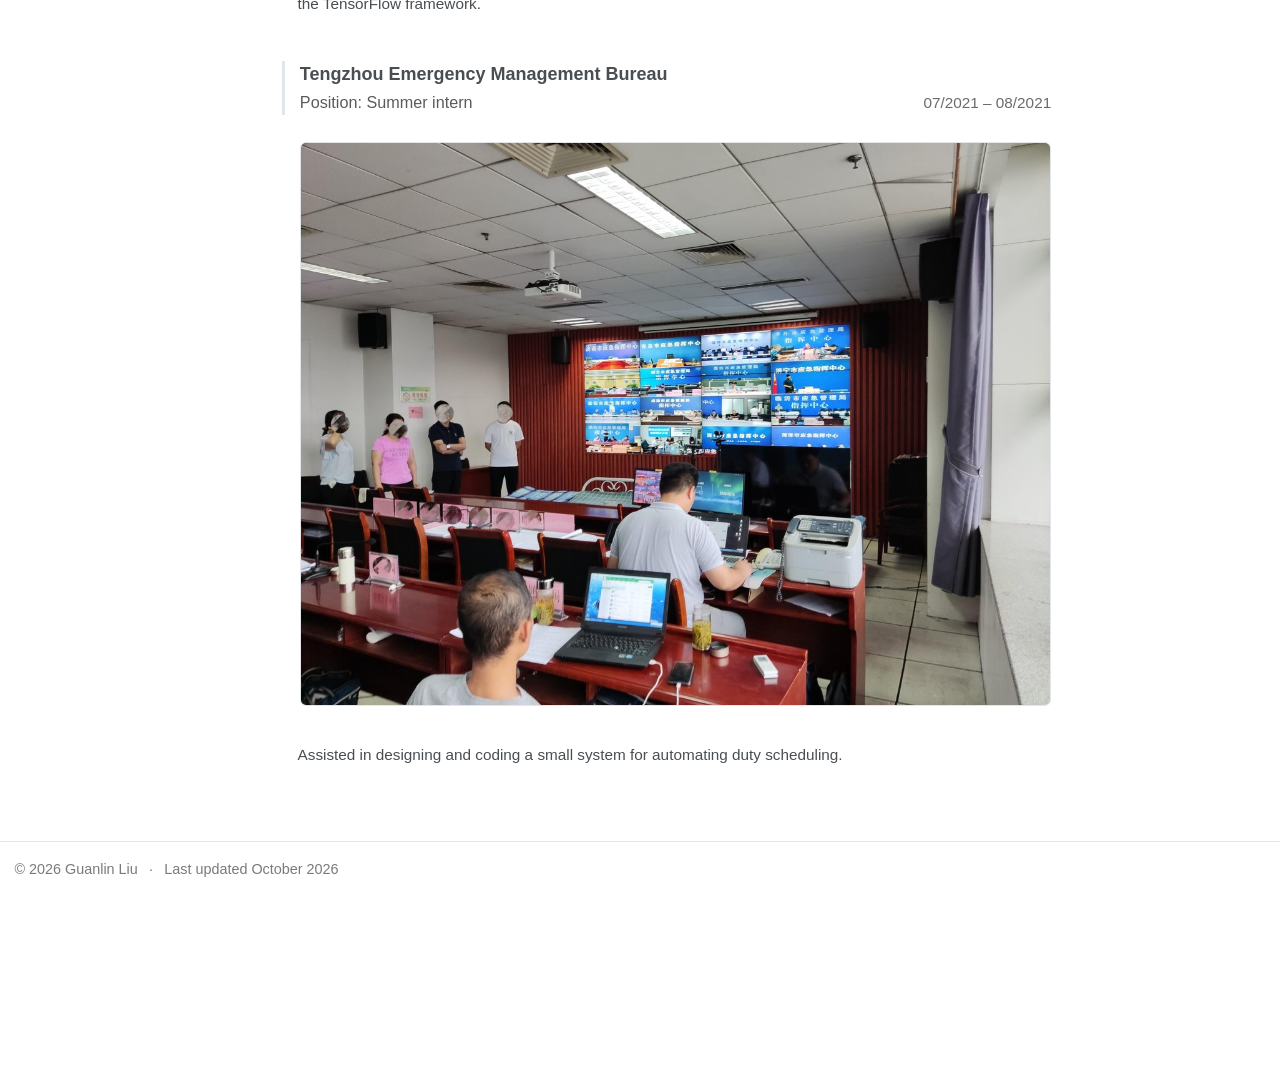
<file: research/index.html>
<!DOCTYPE html>
<html lang="en" class="no-js">
<head>
<meta charset="utf-8">
<title>Research Experience</title>
<meta name="description" content="Guanlin Liu - machine learning for electronic health records and EEG-based brain-computer interfaces.">
<meta name="viewport" content="width=device-width, initial-scale=1.0">
<link rel="canonical" href="https://liuguanlin818.github.io/">
<meta property="og:locale" content="en-US">
<meta property="og:site_name" content="Guanlin Liu&#x27;s Homepage">
<meta property="og:title" content="Research Experience">
<meta property="og:url" content="https://liuguanlin818.github.io/">
<meta property="og:type" content="website">
<script>document.documentElement.className = document.documentElement.className.replace(/\bno-js\b/g, '') + ' js ';</script>
<link rel="stylesheet" href="../assets/css/main.css">
<link rel="stylesheet" href="../assets/css/fontawesome.css">
<link rel="stylesheet" href="../assets/css/custom.css?v=1791999939">
<link rel="icon" href="../images/favicon.svg" type="image/svg+xml">
</head>
<body class="page-research">
<div class="masthead">
  <div class="masthead__inner-wrap">
    <div class="masthead__menu">
      <nav id="site-nav" class="greedy-nav">
        <button><span class="navicon"></span></button>
        <ul class="visible-links">
  <li class="masthead__menu-item masthead__menu-item--lg persist "><a href="../index.html">Guanlin Liu&#x27;s Homepage</a></li>
  <li class="masthead__menu-item"><a href="../index.html">About</a></li>
  <li class="masthead__menu-item"><a href="../publications/index.html">Publications</a></li>
  <li class="masthead__menu-item selected"><a href="../research/index.html">Research Experience</a></li>
  <li class="masthead__menu-item"><a href="../awards/index.html">Awards</a></li>
  <li class="masthead__menu-item"><a href="../research-interests/index.html">Research Interests</a></li>
  <li class="masthead__menu-item"><a href="../cv/index.html">CV</a></li>
  <li id="theme-toggle" class="masthead__menu-item persist tail"><a role="button" aria-labelledby="theme-icon"><i id="theme-icon" class="fa-solid fa-sun" aria-hidden="true" title="toggle theme"></i></a></li>
        </ul>
        <ul class="hidden-links hidden"></ul>
      </nav>
    </div>
  </div>
</div>
<div id="main" role="main">
  <div class="sidebar sticky">
    <div itemscope itemtype="http://schema.org/Person">
      <div class="author__avatar">
        <img src="../images/profile.jpg" class="author__avatar avatar--circle" alt="Guanlin Liu" fetchpriority="high" />
      </div>
      <div class="author__content">
        <h3 class="author__name">Guanlin Liu</h3>
        <p class="author__bio"></p>
      </div>
      <div class="author__urls-wrapper">
        <button class="btn btn--inverse">Contact</button>
        <ul class="author__urls social-icons">
          <li class="author__desktop"><i class="fas fa-fw fa-location-dot icon-pad-right" aria-hidden="true"></i>Jinan, Shandong, China</li>
          <li><a href="mailto:liuguanlin0@163.com"><i class="fas fa-fw fa-envelope icon-pad-right" aria-hidden="true"></i>Email</a></li>
          <li><a href="https://orcid.org/0009-0001-2721-5912"><i class="fab fa-fw fa-orcid icon-pad-right" aria-hidden="true"></i>ORCID</a></li>
          <li><a href="https://github.com/Liuguanlin818"><i class="fab fa-fw fa-github icon-pad-right" aria-hidden="true"></i>GitHub</a></li>
          <li><a href="../cv/index.html"><i class="fas fa-fw fa-file-lines icon-pad-right" aria-hidden="true"></i>Curriculum Vitae</a></li>
        </ul>
      </div>
    </div>
  </div>
  <article class="page" itemscope itemtype="http://schema.org/CreativeWork">
    <meta itemprop="headline" content="Research Experience">
    <div class="page__inner-wrap">
      <header>
        <h1 class="page__title" itemprop="headline">Research Experience</h1>
      </header>
      <section class="page__content" itemprop="text">

<div class="re-item">
  <div class="cv-entry re-head">
    <div class="cv-entry__head"><span class="cv-entry__what">Explainable deep learning methods for electronic health records</span></div>
    <div class="re-meta"><span class="cv-entry__where">Supervisor: Prof. Xiaomei Yu</span><span class="cv-entry__when">05/2023 &ndash; 08/2026</span></div>
  </div>
  <figure class="pub-figure">
    <img src="../images/Experience_1.png" alt="DNMDR model architecture: dynamic graph construction, longitudinal patient representation, multi-view drug representation and medication combination prediction" loading="lazy" />
  </figure>
  <p>This project aims to construct a dynamic graph neural network by integrating multi-source
  electronic health record data. We apply a deep learning-based recommendation algorithm to recommend
  accurate and safe drug lists to doctors, thereby achieving personalized and precise drug recommendations.</p>
</div>


<div class="re-item">
  <div class="cv-entry re-head">
    <div class="cv-entry__head"><span class="cv-entry__what">Fake news detection based on large language models</span></div>
    <div class="re-meta"><span class="cv-entry__where">Supervisor: Assoc. Prof. Hongchen Wu</span><span class="cv-entry__when">02/2023 &ndash; 05/2026</span></div>
  </div>
  <figure class="pub-figure">
    <img src="../images/Experience_2.png" alt="CLEAR model architecture: contextual potential alignment, hierarchical gated difference fusion, sentence gated recurrent network and unified semantic interaction" loading="lazy" />
  </figure>
  <p>This project mainly studies how false news on social media enhances its spread ability by using
  ambiguous descriptions and user comments. We proposes an effective detection model and verifies through
  experiments the role of ambiguous descriptions in triggering sarcastic comments and their differences in
  various types of news.</p>
</div>


<div class="re-item">
  <div class="cv-entry re-head">
    <div class="cv-entry__head"><span class="cv-entry__what">Intelligent classroom management system based on edge computing</span></div>
    <div class="re-meta"><span class="cv-entry__where">Supervisor: Dr. Ke Liu</span><span class="cv-entry__when">05/2022 &ndash; 05/2023</span></div>
  </div>
  <figure class="pub-figure">
    <img src="../images/Experience_3.png" alt="ThingsBoard cluster architecture: device telemetry, rule engine, alarms, web UI and database" loading="lazy" />
  </figure>
  <p>This project introduces artificial intelligence technology and edge computing framework to improve the
  intelligent management of classroom teaching resources and environment, and intends to build an intelligent
  classroom management architecture that supports equipment management, environmental monitoring, usage query
  and other multi-directional and integrated edge cloud efficient collaboration.</p>
</div>


<div class="re-item">
  <div class="cv-entry re-head">
    <div class="cv-entry__head"><span class="cv-entry__what">Human&ndash;robot interaction methods for NAO robots</span></div>
    <div class="re-meta"><span class="cv-entry__where">Supervisor: Assoc. Prof. Wei Yan</span><span class="cv-entry__when">07/2021 &ndash; 06/2022</span></div>
  </div>
  <figure class="pub-figure">
    <img src="../images/Experience_4.png" alt="Model architecture: input embeddings, convolutional layer, bidirectional LSTM, attention layer and CRF layer" loading="lazy" />
  </figure>
  <p>This project intends to take the field of music as an example, transplanting the natural language processing
  and automatic construction technology of knowledge graphs to the NAO robot, enabling the NAO robot to accurately
  identify the music features in the input speech, complete the designated music playback commands, and thereby
  achieve human-machine voice interaction for music playback.</p>
</div>

<h2>Professional Experience</h2>

<div class="re-item">
  <div class="cv-entry re-head">
    <div class="cv-entry__head"><span class="cv-entry__what">Shandong Province Artificial Intelligence Education Base</span></div>
    <div class="re-meta"><span class="cv-entry__where">Position: Student Research Member</span><span class="cv-entry__when">04/2021 &ndash; 07/2024</span></div>
  </div>
  <figure class="pub-figure">
    <img src="../images/Experience_5.jpg" alt="Students operating a computer-vision colour sorting device at the AI education base" loading="lazy" />
  </figure>
  <p>Assisted in the design of a computer-vision based waste management system and colour sorting devices using the TensorFlow framework.</p>
</div>

<div class="re-item">
  <div class="cv-entry re-head">
    <div class="cv-entry__head"><span class="cv-entry__what">Tengzhou Emergency Management Bureau</span></div>
    <div class="re-meta"><span class="cv-entry__where">Position: Summer intern</span><span class="cv-entry__when">07/2021 &ndash; 08/2021</span></div>
  </div>
  <figure class="pub-figure">
    <img src="../images/Experience_6.jpg" alt="Emergency command centre with the video dispatch wall" loading="lazy" />
  </figure>
  <p>Assisted in designing and coding a small system for automating duty scheduling.</p>
</div>

      </section>
    </div>
  </article>
</div>
<footer class="site-footer">
  <div class="site-footer__inner">
    <span>&copy; 2026 Guanlin Liu</span>
    <span class="site-footer__sep">&middot;</span>
    <span>Last updated October 2026</span>
  </div>
</footer>
<script>
/* Day / night toggle. The dark palette lives in main.css behind
   html[data-theme=dark]; this only flips the attribute and remembers the choice,
   mirroring what academicpages' main.min.js does (rewritten without jQuery). */
(function () {
  var KEY = 'theme';
  var mq = window.matchMedia ? window.matchMedia('(prefers-color-scheme: dark)') : null;

  function preferred() {
    var v = null;
    try { v = localStorage.getItem(KEY); } catch (e) {}
    if (v === 'dark' || v === 'light') { return v; }
    return (mq && mq.matches) ? 'dark' : 'light';
  }

  function apply(mode) {
    var dark = mode === 'dark';
    var root = document.documentElement;
    if (dark) { root.setAttribute('data-theme', 'dark'); }
    else { root.removeAttribute('data-theme'); }
    var icon = document.getElementById('theme-icon');
    if (icon) {
      icon.classList.toggle('fa-sun', !dark);
      icon.classList.toggle('fa-moon', dark);
    }
  }

  apply(preferred());

  var toggle = document.getElementById('theme-toggle');
  if (toggle) {
    toggle.addEventListener('click', function (e) {
      e.preventDefault();
      var next = document.documentElement.getAttribute('data-theme') === 'dark'
        ? 'light' : 'dark';
      try { localStorage.setItem(KEY, next); } catch (e) {}
      apply(next);
    });
  }
})();
</script>
</body>
</html>
</file>
<file: assets/css/main.css>
﻿:root{--global-base-color: #2f7f93;--global-bg-color: #fff;--global-footer-bg-color: #f2f3f3;--global-border-color: rgb(94.7843137255%, 95.0980392157%, 95.3333333333%);--global-dark-border-color: #bdc1c4;--global-code-background-color: #fafafa;--global-code-text-color: rgb(19.137254902%, 20.3921568627%, 21.3333333333%);--global-fig-caption-color: mix(#fff, rgb(28.7058823529%, 30.5882352941%, 32%), 25%);--global-link-color: #52adc8;--global-link-color-hover: mix(#000, #2f7f93, 25%);--global-link-color-visited: mix(#fff, #2f7f93, 25%);--global-masthead-link-color: rgb(28.7058823529%, 30.5882352941%, 32%);--global-masthead-link-color-hover: mix(#000, #7a8288, 25%);--global-text-color: rgb(28.7058823529%, 30.5882352941%, 32%);--global-text-color-light: rgb(73.9215686275%, 75.4901960784%, 76.6666666667%);--global-thead-color: rgb(94.7843137255%, 95.0980392157%, 95.3333333333%)}html[data-theme=dark]{--global-base-color: #0ea1c5;--global-bg-color: #474747;--global-footer-bg-color: #474747;--global-border-color: rgb(73.9215686275%, 75.4901960784%, 76.6666666667%);--global-dark-border-color: rgb(85.568627451%, 85.568627451%, 85.568627451%);--global-code-background-color: #fafafa;--global-code-text-color: rgb(19.137254902%, 20.3921568627%, 21.3333333333%);--global-fig-caption-color: rgb(73.9215686275%, 75.4901960784%, 76.6666666667%);--global-link-color: #0ea1c5;--global-link-color-hover: rgb(4.1176470588%, 47.3529411765%, 57.9411764706%);--global-link-color-visited: rgb(29.1176470588%, 72.3529411765%, 82.9411764706%);--global-masthead-link-color: #ffffff;--global-masthead-link-color-hover: #0ea1c5;--global-text-color: #ffffff;--global-text-color-light: #f3f3f3;--global-thead-color: rgb(92.7843137255%, 92.7843137255%, 92.7843137255%)}a:focus{outline:thin dotted #f89406;outline:5px auto #f89406;outline-offset:-2px}*,*:before,*:after{-moz-box-sizing:border-box;-webkit-box-sizing:border-box;box-sizing:border-box}html{box-sizing:border-box;background-color:var(--global-bg-color);font-size:16px}@media(min-width: 48em){html{font-size:18px}}html{-webkit-text-size-adjust:100%;-ms-text-size-adjust:100%}body{margin:0}::-moz-selection{color:#fff;background:#000}::selection{color:#fff;background:#000}article,aside,details,figcaption,figure,footer,header,hgroup,main,nav,section{display:block}audio,canvas,video{display:inline-block;*display:inline;*zoom:1}audio:not([controls]){display:none}a{color:var(--global-link-color)}a:hover,a:active{outline:0}sub,sup{position:relative;font-size:75%;line-height:0;vertical-align:baseline}sup{top:-0.5em}sub{bottom:-0.25em}img{max-width:100%;width:auto\9 ;height:auto;vertical-align:middle;border:0;-ms-interpolation-mode:bicubic}#map_canvas img,.google-maps img{max-width:none}button,input,select,textarea{margin:0;font-size:100%;vertical-align:middle}button,input{*overflow:visible;line-height:normal}button::-moz-focus-inner,input::-moz-focus-inner{padding:0;border:0}button,html input[type=button],input[type=reset],input[type=submit]{-webkit-appearance:button;cursor:pointer}label,select,button,input[type=button],input[type=reset],input[type=submit],input[type=radio],input[type=checkbox]{cursor:pointer}input[type=search]{box-sizing:content-box;-webkit-appearance:textfield}input[type=search]::-webkit-search-decoration,input[type=search]::-webkit-search-cancel-button{-webkit-appearance:none}textarea{overflow:auto;vertical-align:top}html{position:relative;min-height:100%;scroll-behavior:smooth}body{color:var(--global-text-color);background-color:var(--global-bg-color);margin:0;padding:70px 0 0;padding-bottom:9em;font-family:-apple-system,".SFNSText-Regular","San Francisco","Roboto","Segoe UI","Helvetica Neue","Lucida Grande",Arial,sans-serif;line-height:1.5}body.overflow--hidden{overflow:hidden}h1,h2,h3,h4,h5,h6{margin:2em 0 .5em;line-height:1.2;font-family:-apple-system,".SFNSText-Regular","San Francisco","Roboto","Segoe UI","Helvetica Neue","Lucida Grande",Arial,sans-serif;font-weight:bold}h1{margin-top:0;font-size:1.563em}h2{font-size:1.25em}h3{font-size:1em}h4{font-size:.75em}h5{font-size:.75em}h6{font-size:.75em}small,.small{font-size:.75em}p{margin-bottom:1.3em}u,ins{text-decoration:none;border-bottom:1px solid var(--global-text-color)}u a,ins a{color:inherit}del a{color:inherit}p,pre,blockquote,ul,ol,dl,figure,table,fieldset{orphans:3;widows:3}abbr[title],abbr[data-original-title]{text-decoration:none;cursor:help;border-bottom:1px dotted var(--global-text-color)}blockquote{margin:2em 1em 2em 0;padding-left:1em;padding-right:1em;font-style:italic;border-left:.25em solid var(--global-border-color)}blockquote cite{font-style:italic}blockquote cite:before{content:"—";padding-right:5px}a:hover,a:active{outline:0}tt,code,kbd,samp,pre{font-family:Monaco,Consolas,"Lucida Console",monospace}pre{overflow-x:auto}a>code,figcaption>code,li>code,p>code,td>code{color:var(--global-code-text-color);padding-top:.1rem;padding-bottom:.1rem;font-size:.75em;background:var(--global-code-background-color);border:1px solid var(--global-thead-color);border-radius:4px;box-shadow:0 1px 1px rgba(0,0,0,.125)}a>code:before,a>code:after,figcaption>code:before,figcaption>code:after,li>code:before,li>code:after,p>code:before,p>code:after,td>code:before,td>code:after{letter-spacing:-0.2em;content:" "}a>code{color:inherit}pre>code{color:var(--global-code-text-color)}hr{display:block;margin:1em 0;border:0;border-top:1px solid var(--global-border-color)}ul li,ol li{margin-bottom:.5em}li ul,li ol{margin-top:.5em}figure{display:-webkit-box;display:flex;-webkit-box-pack:justify;justify-content:space-between;-webkit-box-align:start;align-items:flex-start;flex-wrap:wrap;margin:2em 0}figure img,figure iframe,figure .fluid-width-video-wrapper{margin-bottom:1em}figure img{width:100%;border-radius:4px;-webkit-transition:all .2s ease-in-out;transition:all .2s ease-in-out}figure>a{display:block}@media(min-width: 37.5em){figure.half>a,figure.half>img{width:calc(50% - .5em)}}figure.half figcaption{width:100%}@media(min-width: 37.5em){figure.third>a,figure.third>img{width:calc(33.3333% - .5em)}}figure.third figcaption{width:100%}figcaption{margin-bottom:.5em;color:var(--global-fig-caption-color);font-family:Georgia,Times,serif;font-size:.75em}figcaption a{color:inherit;text-decoration:none;border-bottom:1px solid var(--global-border-color);-webkit-transition:all .2s ease-in-out;transition:all .2s ease-in-out}figcaption a:hover{color:#000;border-bottom-color:#000}svg:not(:root){overflow:hidden}nav ul{margin:0;padding:0}nav li{list-style:none}nav a{text-decoration:none}nav ul li,nav ol li{margin-bottom:0}nav li ul,nav li ol{margin-top:0}@-webkit-keyframes intro{0%{opacity:0}100%{opacity:1}}@keyframes intro{0%{opacity:0}100%{opacity:1}}b,i,strong,em,blockquote,p,q,span,figure,img,h1,h2,header,input,a,tr,td,form button,input[type=submit],.btn,#goog-wm-sb,.highlight,.archive__item-teaser{-webkit-transition:all .2s ease-in-out;transition:all .2s ease-in-out}@media print{.masthead,.toc,.page__share,.page__related,.ads,.page__footer{display:none}}.hidden{display:none;visibility:hidden}.load{display:none}.transparent{opacity:0}.visually-hidden,.screen-reader-text,.screen-reader-text span,.screen-reader-shortcut{position:absolute !important;clip:rect(1px, 1px, 1px, 1px);height:1px !important;width:1px !important;border:0 !important;overflow:hidden}body:hover .visually-hidden a,body:hover .visually-hidden input,body:hover .visually-hidden button{display:none !important}.screen-reader-text:focus,.screen-reader-shortcut:focus{clip:auto !important;height:auto !important;width:auto !important;display:block;font-size:1em;font-weight:bold;padding:15px 23px 14px;background:var(--global-text-color);z-index:100000;text-decoration:none;box-shadow:0 0 2px 2px rgba(0,0,0,.6)}.skip-link{position:fixed;z-index:20;margin:0;font-family:-apple-system,".SFNSText-Regular","San Francisco","Roboto","Segoe UI","Helvetica Neue","Lucida Grande",Arial,sans-serif;white-space:nowrap}.skip-link li{height:0;width:0;list-style:none}.text-left{text-align:left}.text-center{text-align:center}.text-right{text-align:right}.text-justify{text-align:justify}.text-nowrap{white-space:nowrap}.cf{clear:both}.wrapper:after{content:" ";display:block;clear:both}.wrapper{max-width:925px;margin-left:auto;margin-right:auto}.wordwrap{white-space:pre-wrap;white-space:-moz-pre-wrap;white-space:-pre-wrap;white-space:-o-pre-wrap;word-wrap:break-word}.align-left{display:block;margin-left:auto;margin-right:auto}@media(min-width: 37.5em){.align-left{float:left;margin-right:1em}}.align-right{display:block;margin-left:auto;margin-right:auto}@media(min-width: 37.5em){.align-right{float:right;margin-left:1em}}.align-center{display:block;margin-left:auto;margin-right:auto}@media(min-width: 57.8125em){.full{margin-right:-19.4915254237% !important}}.icon{display:inline-block;fill:currentColor;width:1em;height:1.1em;line-height:1;position:relative;top:-0.1em;vertical-align:middle}.icon-pad-right{padding-right:.5em;margin-right:.5em}.social-icons .fa{color:#000}.social-icons .fa-bluesky,.social-icons .fa-bluesky-square{color:#1184fe}.social-icons .fa-behance,.social-icons .fa-behance-square{color:#1769ff}.social-icons .fa-dribbble{color:#ea4c89}.social-icons .fa-facebook,.social-icons .fa-facebook-square{color:#3b5998}.social-icons .fa-flickr{color:#ff0084}.social-icons .fa-foursquare{color:#0072b1}.social-icons .fa-google-plus,.social-icons .fa-google-plus-square{color:#dd4b39}.social-icons .fa-instagram{color:#517fa4}.social-icons .fa-kaggle,.social-icons .fa-kaggle-square{color:#20c0ff}.social-icons .fa-lastfm,.social-icons .fa-lastfm-square{color:#d51007}.social-icons .fa-linkedin,.social-icons .fa-linkedin-square{color:#007bb6}.social-icons .fa-mastodon,.social-icons .fa-mastodon-square{color:#6364ff}.social-icons .ai-orcid,.social-icons .ai-orcid-square{color:#a6ce39}.social-icons .fa-pinterest,.social-icons .fa-pinterest-p,.social-icons .fa-pinterest-square{color:#cb2027}.social-icons .fa-rss,.social-icons .fa-rss-square{color:#fa9b39}.social-icons .fa-soundcloud{color:#f30}.social-icons .fa-stack-exchange,.social-icons .fa-stack-overflow{color:#fe7a15}.social-icons .fa-tumblr,.social-icons .fa-tumblr-square{color:#32506d}.social-icons .fa-twitter,.social-icons .fa-twitter-square{color:#55acee}.social-icons .fa-vimeo,.social-icons .fa-vimeo-square{color:#1ab7ea}.social-icons .fa-vine{color:#00bf8f}.social-icons .fa-youtube,.social-icons .fa-youtube-square,.social-icons .fa-youtube-play{color:#b00}.social-icons .fa-xing,.social-icons .fa-xing-square{color:#006567}.navicon{position:relative;display:inline-block;vertical-align:middle;width:28px;height:4px;background:var(--global-masthead-link-color);margin:auto;-webkit-transition:.3s;transition:.3s}.navicon:before,.navicon:after{content:"";position:absolute;left:0;width:28px;height:4px;background:var(--global-masthead-link-color);-webkit-transition:.3s;transition:.3s}.navicon:before{top:-8px}.navicon:after{bottom:-8px}.close .navicon{background:rgba(0,0,0,0)}.close .navicon:before,.close .navicon:after{-webkit-transform-origin:50% 50%;-ms-transform-origin:50% 50%;transform-origin:50% 50%;top:0;width:28px}.close .navicon:before{-webkit-transform:rotate3d(0, 0, 1, 45deg);transform:rotate3d(0, 0, 1, 45deg)}.close .navicon:after{-webkit-transform:rotate3d(0, 0, 1, -45deg);transform:rotate3d(0, 0, 1, -45deg)}@media(min-width: 57.8125em){.sticky{clear:both}.sticky::after{clear:both;content:"";display:table}.sticky{position:-webkit-sticky;position:sticky;top:2em}.sticky>*{display:block}}.well{min-height:20px;padding:19px;margin-bottom:20px;background-color:#f5f5f5;border:1px solid #e3e3e3;border-radius:4px;box-shadow:inset 0 1px 1px rgba(0,0,0,.05)}.show-modal{overflow:hidden;position:relative}.show-modal:before{position:absolute;content:"";top:0;left:0;width:100%;height:100%;z-index:999;background-color:rgba(255,255,255,.85)}.show-modal .modal{display:block}.modal{display:none;position:fixed;width:300px;top:50%;left:50%;margin-left:-150px;margin-top:-150px;min-height:0;z-index:9999;background:var(--global-text-color);border:1px solid var(--global-border-color);border-radius:4px;box-shadow:0 1px 1px rgba(0,0,0,.125)}.modal__title{margin:0;padding:.5em 1em}.modal__supporting-text{padding:0 1em .5em 1em}.modal__actions{padding:.5em 1em;border-top:1px solid var(--global-border-color)}.footnote{color:var(--global-text-color-light);text-decoration:none}.footnotes{color:var(--global-text-color-light)}.footnotes ol,.footnotes li,.footnotes p{margin-bottom:0;font-size:.75em}a.reversefootnote{color:var(--global-text-color-light);text-decoration:none}a.reversefootnote:hover{text-decoration:underline}.required{color:#ee5f5b;font-weight:bold}table{margin-bottom:1em;width:100%;font-family:-apple-system,".SFNSText-Regular","San Francisco","Roboto","Segoe UI","Helvetica Neue","Lucida Grande",Arial,sans-serif;font-size:.75em;border-collapse:collapse;border:1px solid var(--global-border-color)}table+table{margin-top:1em}thead{background-color:var(--global-border-color);border-bottom:1px solid var(--global-border-color)}th{padding:.5em;font-weight:bold;text-align:left;border-right:1px solid var(--global-border-color)}td{padding:.5em;border-bottom:1px solid var(--global-border-color);border-right:1px solid var(--global-border-color)}tr,td,th{vertical-align:middle}.btn,#goog-wm-sb{display:inline-block;margin-bottom:.25em;padding:.5em 1em;color:#fff !important;font-family:-apple-system,".SFNSText-Regular","San Francisco","Roboto","Segoe UI","Helvetica Neue","Lucida Grande",Arial,sans-serif;font-size:.75em;font-weight:bold;text-align:center;text-decoration:none;background-color:var(--global-base-color);border:0 !important;border-radius:4px;cursor:pointer}.btn:hover,#goog-wm-sb:hover{background-color:#333}.btn .icon,#goog-wm-sb .icon{margin-right:.5em}.btn .icon+.hidden,#goog-wm-sb .icon+.hidden{margin-left:-0.5em}.btn--block{display:block;width:100%}.btn--block+.btn--block{margin-top:.25em}.btn--inverse{color:var(--global-text-color-light) !important;border:1px solid var(--global-border-color) !important;background-color:var(--global-bg-color)}.btn--inverse:hover{color:#fff !important;border-color:var(--global-text-color-light)}.btn--light-outline{border:1px solid #fff !important;background-color:rgba(0,0,0,0)}.btn--info{background-color:#2f7f93}.btn--info:hover{background-color:hsl(192,51.5463917526%,30.431372549%)}.btn--warning{background-color:#f89406}.btn--warning:hover{background-color:rgb(77.8039215686%,46.431372549%,1.8823529412%)}.btn--success{background-color:#62c462}.btn--success:hover{background-color:hsl(120,33.3333333333%,46.1176470588%)}.btn--danger{background-color:#ee5f5b}.btn--danger:hover{background-color:rgb(74.6666666667%,29.8039215686%,28.5490196078%)}.btn--disabled{pointer-events:none;cursor:not-allowed;filter:alpha(opacity=65);box-shadow:none;opacity:.65}.btn--bluesky{background-color:#1184fe}.btn--bluesky:hover{background-color:rgb(5.3333333333%,41.4117647059%,79.6862745098%)}.btn--facebook{background-color:#3b5998}.btn--facebook:hover{background-color:rgb(18.5098039216%,27.9215686275%,47.6862745098%)}.btn--google-plus{background-color:#dd4b39}.btn--google-plus:hover{background-color:rgb(69.3333333333%,23.5294117647%,17.8823529412%)}.btn--linkedin{background-color:#007bb6}.btn--linkedin:hover{background-color:rgb(0%,38.5882352941%,57.0980392157%)}.btn--mastodon{background-color:#6364ff}.btn--mastodon:hover{background-color:rgb(31.0588235294%,31.3725490196%,80%)}.btn--twitter{background-color:#55acee}.btn--twitter:hover{background-color:rgb(26.6666666667%,53.9607843137%,74.6666666667%)}.btn--x-large{font-size:1.25em}.btn--large{font-size:1em}.btn--small{font-size:.6875em}.notice{margin:2em 0 !important;padding:1em;font-family:-apple-system,".SFNSText-Regular","San Francisco","Roboto","Segoe UI","Helvetica Neue","Lucida Grande",Arial,sans-serif;font-size:.75em !important;text-indent:initial;background-color:rgb(94.7843137255%,95.0980392157%,95.3333333333%);border-radius:4px;box-shadow:0 1px 1px rgba(122,130,136,.25);color:var(--global-code-text-color)}.notice h4{margin-top:0 !important;margin-bottom:.75em}.page__content .notice h4{margin-bottom:0;font-size:1em}.notice p:last-child{margin-bottom:0 !important}.notice h4+p{margin-top:0;padding-top:0}.notice a{color:#7a8288}.notice a:hover{color:rgb(28.7058823529%,30.5882352941%,32%)}.notice code{background-color:rgb(97.3921568627%,97.5490196078%,97.6666666667%)}.notice ul:last-child{margin-bottom:0}.notice--primary{margin:2em 0 !important;padding:1em;font-family:-apple-system,".SFNSText-Regular","San Francisco","Roboto","Segoe UI","Helvetica Neue","Lucida Grande",Arial,sans-serif;font-size:.75em !important;text-indent:initial;background-color:rgb(94.7843137255%,95.0980392157%,95.3333333333%);border-radius:4px;box-shadow:0 1px 1px rgba(122,130,136,.25);color:var(--global-code-text-color)}.notice--primary h4{margin-top:0 !important;margin-bottom:.75em}.page__content .notice--primary h4{margin-bottom:0;font-size:1em}.notice--primary p:last-child{margin-bottom:0 !important}.notice--primary h4+p{margin-top:0;padding-top:0}.notice--primary a{color:#7a8288}.notice--primary a:hover{color:rgb(28.7058823529%,30.5882352941%,32%)}.notice--primary code{background-color:rgb(97.3921568627%,97.5490196078%,97.6666666667%)}.notice--primary ul:last-child{margin-bottom:0}.notice--info{margin:2em 0 !important;padding:1em;font-family:-apple-system,".SFNSText-Regular","San Francisco","Roboto","Segoe UI","Helvetica Neue","Lucida Grande",Arial,sans-serif;font-size:.75em !important;text-indent:initial;background-color:hsl(192,31.6455696203%,93.8039215686%);border-radius:4px;box-shadow:0 1px 1px rgba(47,127,147,.25);color:var(--global-code-text-color)}.notice--info h4{margin-top:0 !important;margin-bottom:.75em}.page__content .notice--info h4{margin-bottom:0;font-size:1em}.notice--info p:last-child{margin-bottom:0 !important}.notice--info h4+p{margin-top:0;padding-top:0}.notice--info a{color:#2f7f93}.notice--info a:hover{color:hsl(192,51.5463917526%,22.8235294118%)}.notice--info code{background-color:hsl(192,31.6455696203%,96.9019607843%)}.notice--info ul:last-child{margin-bottom:0}.notice--warning{margin:2em 0 !important;padding:1em;font-family:-apple-system,".SFNSText-Regular","San Francisco","Roboto","Segoe UI","Helvetica Neue","Lucida Grande",Arial,sans-serif;font-size:.75em !important;text-indent:initial;background-color:hsl(35.2066115702,94.53125%,94.9803921569%);border-radius:4px;box-shadow:0 1px 1px rgba(248,148,6,.25);color:var(--global-code-text-color)}.notice--warning h4{margin-top:0 !important;margin-bottom:.75em}.page__content .notice--warning h4{margin-bottom:0;font-size:1em}.notice--warning p:last-child{margin-bottom:0 !important}.notice--warning h4+p{margin-top:0;padding-top:0}.notice--warning a{color:#f89406}.notice--warning a:hover{color:rgb(58.3529411765%,34.8235294118%,1.4117647059%)}.notice--warning code{background-color:hsl(35.2066115702,94.53125%,97.4901960784%)}.notice--warning ul:last-child{margin-bottom:0}.notice--success{margin:2em 0 !important;padding:1em;font-family:-apple-system,".SFNSText-Regular","San Francisco","Roboto","Segoe UI","Helvetica Neue","Lucida Grande",Arial,sans-serif;font-size:.75em !important;text-indent:initial;background-color:hsl(120,45.3703703704%,95.7647058824%);border-radius:4px;box-shadow:0 1px 1px rgba(98,196,98,.25);color:var(--global-code-text-color)}.notice--success h4{margin-top:0 !important;margin-bottom:.75em}.page__content .notice--success h4{margin-bottom:0;font-size:1em}.notice--success p:last-child{margin-bottom:0 !important}.notice--success h4+p{margin-top:0;padding-top:0}.notice--success a{color:#62c462}.notice--success a:hover{color:hsl(120,33.3333333333%,34.5882352941%)}.notice--success code{background-color:hsl(120,45.3703703704%,97.8823529412%)}.notice--success ul:last-child{margin-bottom:0}.notice--danger{margin:2em 0 !important;padding:1em;font-family:-apple-system,".SFNSText-Regular","San Francisco","Roboto","Segoe UI","Helvetica Neue","Lucida Grande",Arial,sans-serif;font-size:.75em !important;text-indent:initial;background-color:rgb(99.3333333333%,93.7254901961%,93.568627451%);border-radius:4px;box-shadow:0 1px 1px rgba(238,95,91,.25);color:var(--global-code-text-color)}.notice--danger h4{margin-top:0 !important;margin-bottom:.75em}.page__content .notice--danger h4{margin-bottom:0;font-size:1em}.notice--danger p:last-child{margin-bottom:0 !important}.notice--danger h4+p{margin-top:0;padding-top:0}.notice--danger a{color:#ee5f5b}.notice--danger a:hover{color:rgb(56%,22.3529411765%,21.4117647059%)}.notice--danger code{background-color:rgb(99.6666666667%,96.862745098%,96.7843137255%)}.notice--danger ul:last-child{margin-bottom:0}.masthead{position:fixed;background:var(--global-bg-color);height:fit-content;top:0;width:100%;-webkit-animation:intro .3s both;animation:intro .3s both;-webkit-animation-delay:.15s;animation-delay:.15s;z-index:20}.masthead::after{content:"";position:absolute;bottom:0;height:1px;background:var(--global-border-color);width:100%}.masthead__inner-wrap:after{content:" ";display:block;clear:both}.masthead__inner-wrap{max-width:925px;margin-left:auto;margin-right:auto;clear:both}.masthead__inner-wrap::after{clear:both;content:"";display:table}.masthead__inner-wrap{padding:.5em 1em;font-family:-apple-system,".SFNSText-Regular","San Francisco","Roboto","Segoe UI","Helvetica Neue","Lucida Grande",Arial,sans-serif}@media(min-width: 80em){.masthead__inner-wrap{max-width:1280px}}.masthead__inner-wrap nav{z-index:10}.masthead__inner-wrap a{text-decoration:none}.masthead__menu ul{margin:0;padding:0;clear:both;list-style-type:none}.masthead__menu-item{background-color:var(--global-bg-color);display:block;list-style-type:none;white-space:nowrap}.masthead__menu-item--lg{padding-right:2em;font-weight:700}.masthead__menu-item.selected a{color:var(--global-text-color);font-weight:700;border-bottom:2px solid var(--global-text-color);pointer-events:none;cursor:default}.masthead__menu-item.selected a:hover{color:var(--global-text-color);border-bottom:2px solid var(--global-text-color)}.breadcrumbs:after{content:" ";display:block;clear:both}.breadcrumbs{max-width:925px;margin-left:auto;margin-right:auto;clear:both}.breadcrumbs::after{clear:both;content:"";display:table}.breadcrumbs{margin-top:0;margin-bottom:0;padding-left:2em;padding-right:2em;font-family:-apple-system,".SFNSText-Regular","San Francisco","Roboto","Segoe UI","Helvetica Neue","Lucida Grande",Arial,sans-serif;-webkit-animation:intro .3s both;animation:intro .3s both;-webkit-animation-delay:.3s;animation-delay:.3s}@media(min-width: 57.8125em){.breadcrumbs{padding-left:1em;padding-right:1em}}@media(min-width: 80em){.breadcrumbs{max-width:1280px}}.breadcrumbs ol{padding:0;list-style:none;font-size:.75em}@media(min-width: 57.8125em){.breadcrumbs ol{width:83.0508474576%;float:right;margin-right:0}}@media(min-width: 80em){.breadcrumbs ol{padding-left:4.2372881356%}}.breadcrumbs li{display:inline}.breadcrumbs .current{font-weight:bold}.pagination{clear:both;width:100%;float:left;margin-left:0;margin-right:0;clear:both}.pagination::after{clear:both;content:"";display:table}.pagination{margin-top:1em;padding-top:1em}.pagination ul{margin:0;padding:0;list-style-type:none;font-family:-apple-system,".SFNSText-Regular","San Francisco","Roboto","Segoe UI","Helvetica Neue","Lucida Grande",Arial,sans-serif}.pagination li{display:block;float:left;margin-left:-1px}.pagination li a{margin-bottom:.25em;padding:.5em 1em;font-family:-apple-system,".SFNSText-Regular","San Francisco","Roboto","Segoe UI","Helvetica Neue","Lucida Grande",Arial,sans-serif;font-size:14px;font-weight:bold;line-height:1.5;text-align:center;text-decoration:none;color:var(--global-text-color-light);border:1px solid var(--global-border-color);border-radius:0}.pagination li a:hover{color:var(--global-link-color-hover)}.pagination li a.current{color:#fff;background:var(--global-base-color)}.pagination li a.disabled{color:var(--global-text-color-light);pointer-events:none;cursor:not-allowed}.pagination li:first-child{margin-left:0}.pagination li:first-child a{border-top-left-radius:4px;border-bottom-left-radius:4px}.pagination li:last-child a{border-top-right-radius:4px;border-bottom-right-radius:4px}.pagination--pager{display:block;padding:1em 2em;float:left;width:50%;font-family:-apple-system,".SFNSText-Regular","San Francisco","Roboto","Segoe UI","Helvetica Neue","Lucida Grande",Arial,sans-serif;font-size:1em;font-weight:bold;text-align:center;text-decoration:none;color:var(--global-text-color-light);border:1px solid var(--global-border-color);border-radius:4px}.pagination--pager:hover{color:var(--global-link-color-hover)}.pagination--pager:first-child{border-top-right-radius:0;border-bottom-right-radius:0}.pagination--pager:last-child{margin-left:-1px;border-top-left-radius:0;border-bottom-left-radius:0}.pagination--pager.disabled{color:var(--global-text-color-light);pointer-events:none;cursor:not-allowed}.page__content+.pagination,.page__meta+.pagination,.comment__date+.pagination,.page__share+.pagination,.page__comments+.pagination{margin-top:2em;padding-top:2em;border-top:1px solid var(--global-border-color)}.greedy-nav{position:relative;min-width:250px;background:var(--global-bg-color)}.greedy-nav a{display:block;margin:0 1rem;padding:.5rem 0;color:var(--global-masthead-link-color);text-decoration:none}.greedy-nav a:hover{color:var(--global-masthead-link-color-hover)}.greedy-nav button{position:absolute;height:2.5rem;right:0;padding:0 .5rem;border:0;outline:none;background-color:var(--global-bg-color);color:var(--global-text-color);cursor:pointer;z-index:100}.greedy-nav .visible-links{display:table}.greedy-nav .visible-links li{display:table-cell;vertical-align:middle}.greedy-nav .visible-links li:first-child{font-weight:bold;text-wrap:wrap}.greedy-nav .visible-links li:first-child a{margin-left:0}.greedy-nav .visible-links li:last-child a{margin-right:0}.greedy-nav .visible-links #theme-toggle a{width:25px;display:flex;justify-content:center;cursor:pointer}.greedy-nav .visible-links a{position:relative}.greedy-nav .visible-links a:before{content:"";position:absolute;left:0;bottom:0;height:4px;background:var(--global-border-color);width:100%;-webkit-transition:all .2s ease-in-out;transition:all .2s ease-in-out;-webkit-transform:scaleX(0);-ms-transform:scaleX(0);transform:scaleX(0)}.greedy-nav .visible-links a:hover:before{-webkit-transform:scaleX(1);-ms-transform:scaleX(1);transform:scaleX(1)}.greedy-nav .hidden-links{position:absolute;top:100%;right:0;margin-top:15px;padding:5px;border:1px solid var(--global-border-color);border-radius:4px;background:var(--global-bg-color);box-shadow:0 0 10px rgba(0,0,0,.25)}.greedy-nav .hidden-links a{margin:0;padding:10px 20px;font-size:1em}.greedy-nav .hidden-links a:hover{color:var(--global-masthead-link-color-hover);background:var(--global-border-color)}.greedy-nav .hidden-links:before{content:"";position:absolute;top:-11px;right:10px;width:0;border-style:solid;border-width:0 10px 10px;border-color:var(--global-border-color) rgba(0,0,0,0);display:block;z-index:0}.greedy-nav .hidden-links:after{content:"";position:absolute;top:-10px;right:10px;width:0;border-style:solid;border-width:0 10px 10px;border-color:var(--global-bg-color) rgba(0,0,0,0);display:block;z-index:1}.greedy-nav .hidden-links li{display:block;border-bottom:1px solid var(--global-border-color)}.greedy-nav .hidden-links li:last-child{border-bottom:none}.nav__list{font-size:1.25rem}.nav__list ul{margin-bottom:1em}.nav__list a{display:block;padding:.125em 0;color:inherit}.nav__list a:hover{text-decoration:underline}.nav__list .active{margin-left:-0.5em;padding-left:.5em;padding-right:.5em;color:#fff;font-weight:bold;background:var(--global-base-color);border-radius:4px}.nav__list .active:hover{color:#fff}.nav__title{margin:0;padding:.5rem 1rem;font-family:-apple-system,".SFNSText-Regular","San Francisco","Roboto","Segoe UI","Helvetica Neue","Lucida Grande",Arial,sans-serif;font-size:1em;font-weight:bold}.nav__sub-title{display:block;margin:.5rem 0;padding:.5rem 0;font-family:-apple-system,".SFNSText-Regular","San Francisco","Roboto","Segoe UI","Helvetica Neue","Lucida Grande",Arial,sans-serif;font-size:.75em;font-weight:bold;text-transform:uppercase;border-bottom:1px solid var(--global-border-color)}.toc{font-family:-apple-system,".SFNSText-Regular","San Francisco","Roboto","Segoe UI","Helvetica Neue","Lucida Grande",Arial,sans-serif;color:var(--global-text-color-light);text-transform:uppercase;letter-spacing:1px;background-color:#fff;border:1px solid var(--global-border-color);border-radius:4px;box-shadow:0 1px 1px rgba(0,0,0,.125)}.toc .nav__title{color:#fff;font-size:.75em;background:var(--global-base-color);border-top-left-radius:4px;border-top-right-radius:4px}.toc__menu{margin:0;padding:0;width:100%;list-style:none;font-size:.8rem}.toc__menu a{display:block;padding:.5rem 1rem;color:var(--global-code-text-color);font-size:.6875em;font-weight:bold;line-height:1.5;border-bottom:1px solid var(--global-border-color);text-decoration-line:none !important}.toc__menu a:hover{color:#000;background:var(--global-link-color-hover)}.toc__menu>li:last-child a{border-bottom:none}.toc__menu li ul>li a{padding-left:2rem;font-weight:normal}.toc__menu li>ul li{display:none}@media(min-width: 48em){.toc__menu li>ul li{display:block}}.page__footer{clear:both}.page__footer::after{clear:both;content:"";display:table}.page__footer{background-color:var(--global-footer-bg-color);color:var(--global-text-color-light);float:left;margin-left:0;margin-right:0;margin-top:3em;width:100%;clear:both;height:auto;position:fixed;bottom:0;-webkit-animation:intro .3s both;animation:intro .3s both;-webkit-animation-delay:.45s;animation-delay:.45s;border-top:1px solid var(--global-dark-border-color)}.page__footer footer{clear:both}.page__footer footer::after{clear:both;content:"";display:table}.page__footer footer{margin-left:auto;margin-right:auto;margin-top:1em;max-width:100%;padding:0 1em 1em}@media(min-width: 80em){.page__footer footer{max-width:1280px}}.page__footer a{color:inherit;text-decoration:none}.page__footer a:hover{text-decoration:underline}.page__footer .fas,.page__footer .fab,.page__footer .far,.page__footer .fal{color:var(--global-text-color-light)}@media screen and (max-width: 768px){.page__footer{position:relative;bottom:auto}}.page__footer-copyright{font-family:-apple-system,".SFNSText-Regular","San Francisco","Roboto","Segoe UI","Helvetica Neue","Lucida Grande",Arial,sans-serif;font-size:.6875em}.page__footer-follow ul{margin:0;padding:0;list-style-type:none}.page__footer-follow li{display:inline-block;padding-top:5px;padding-bottom:5px;font-family:-apple-system,".SFNSText-Regular","San Francisco","Roboto","Segoe UI","Helvetica Neue","Lucida Grande",Arial,sans-serif;font-size:.75em;text-transform:uppercase}.page__footer-follow li+li:before{content:"";padding-right:5px}.page__footer-follow a{padding-right:10px;font-weight:bold}.page__footer-follow .social-icons a{white-space:nowrap}div.highlighter-rouge,figure.highlight{position:relative;margin-bottom:1em;padding:1em;border:1px solid var(--global-border-color);border-radius:4px;background-color:var(--global-code-background-color);box-shadow:0 1px 1px rgba(0,0,0,.125);font-size:1.25em}div.highlighter-rouge:before,figure.highlight:before{position:absolute;top:0;right:0;padding:.5em;background-color:rgb(94.7843137255%,95.0980392157%,95.3333333333%);content:"";font-family:"Font Awesome 6 Free" !important;font-size:.75em;line-height:1;text-transform:none;speak:none}div.highlighter-rouge .highlight,figure.highlight .highlight{margin:0;font-family:Monaco,Consolas,"Lucida Console",monospace;font-size:.75em;line-height:1.8}.highlight table td{padding:5px}.highlight table pre{margin:0}.highlight .c{color:#93a1a1}.highlight .err{color:#586e75}.highlight .g{color:#586e75}.highlight .k{color:#859900}.highlight .l{color:#586e75}.highlight .n{color:#586e75}.highlight .o{color:#859900}.highlight .x{color:#cb4b16}.highlight .p{color:#586e75}.highlight .cm{color:#93a1a1}.highlight .cp{color:#859900}.highlight .c1{color:#93a1a1}.highlight .cs{color:#859900}.highlight .gd{color:#2aa198}.highlight .ge{color:#586e75;font-style:italic}.highlight .gr{color:#dc322f}.highlight .gh{color:#cb4b16}.highlight .gi{color:#859900}.highlight .go{color:#586e75}.highlight .gp{color:#586e75}.highlight .gs{color:#586e75;font-weight:bold}.highlight .gu{color:#cb4b16}.highlight .gt{color:#586e75}.highlight .kc{color:#cb4b16}.highlight .kd{color:#22b3eb}.highlight .kn{color:#859900}.highlight .kp{color:#859900}.highlight .kr{color:#22b3eb}.highlight .kt{color:#dc322f}.highlight .ld{color:#586e75}.highlight .m{color:#2aa198}.highlight .s{color:#2aa198}.highlight .na{color:#586e75}.highlight .nb{color:#b58900}.highlight .nc{color:#22b3eb}.highlight .no{color:#cb4b16}.highlight .nd{color:#22b3eb}.highlight .ni{color:#cb4b16}.highlight .ne{color:#cb4b16}.highlight .nf{color:#22b3eb}.highlight .nl{color:#586e75}.highlight .nn{color:#586e75}.highlight .nx{color:#586e75}.highlight .py{color:#586e75}.highlight .nt{color:#22b3eb}.highlight .nv{color:#22b3eb}.highlight .ow{color:#859900}.highlight .w{color:#586e75}.highlight .mf{color:#2aa198}.highlight .mh{color:#2aa198}.highlight .mi{color:#2aa198}.highlight .mo{color:#2aa198}.highlight .sb{color:#93a1a1}.highlight .sc{color:#2aa198}.highlight .sd{color:#586e75}.highlight .s2{color:#2aa198}.highlight .se{color:#cb4b16}.highlight .sh{color:#586e75}.highlight .si{color:#2aa198}.highlight .sx{color:#2aa198}.highlight .sr{color:#dc322f}.highlight .s1{color:#2aa198}.highlight .ss{color:#2aa198}.highlight .bp{color:#22b3eb}.highlight .vc{color:#22b3eb}.highlight .vg{color:#22b3eb}.highlight .vi{color:#22b3eb}.highlight .il{color:#2aa198}form{margin:0 0 5px 0}form fieldset{margin-bottom:5px;padding:0;border-width:0}form legend{display:block;width:100%;margin-bottom:10px;*margin-left:-7px;padding:0;color:var(--global-text-color);border:0;border-bottom:1px solid #ccc;white-space:normal}form p{margin-bottom:5px/2}form ul{list-style-type:none;margin:0 0 5px 0;padding:0}form br{display:none}label,input,button,select,textarea{vertical-align:baseline;*vertical-align:middle}input,button,select,textarea{box-sizing:border-box;font-family:-apple-system,".SFNSText-Regular","San Francisco","Roboto","Segoe UI","Helvetica Neue","Lucida Grande",Arial,sans-serif}label{display:block;margin-bottom:.25em;color:var(--global-text-color);cursor:pointer}label small{font-size:.75em}label input,label textarea,label select{display:block}input,textarea,select{display:inline-block;width:100%;padding:.25em;margin-bottom:.5em;color:var(--global-text-color);background-color:#fff;border:1px solid #ccc;border-radius:4px;box-shadow:0 1px 1px rgba(0,0,0,.125)}input:hover,textarea:hover,select:hover{border-color:var(--global-base-color)}.input-mini{width:60px}.input-small{width:90px}input[type=image],input[type=checkbox],input[type=radio]{width:auto;height:auto;padding:0;margin:3px 0;*margin-top:0;line-height:normal;cursor:pointer;border-radius:0;border:0 \9 }input[type=checkbox],input[type=radio]{box-sizing:border-box;padding:0;*width:13px;*height:13px}input[type=image]{border:0;box-shadow:none}input[type=file]{width:auto;padding:initial;line-height:initial;border:initial;background-color:rgba(0,0,0,0);background-color:initial;box-shadow:none}input[type=button],input[type=reset],input[type=submit]{width:auto;height:auto;cursor:pointer;*overflow:visible}select,input[type=file]{*margin-top:4px}select{width:auto;background-color:#fff}select[multiple],select[size]{height:auto}textarea{resize:vertical;height:auto;overflow:auto;vertical-align:top}input[type=hidden]{display:none}.form{position:relative}.radio,.checkbox{padding-left:18px;font-weight:normal}.radio input[type=radio],.checkbox input[type=checkbox]{float:left;margin-left:-18px}.radio.inline,.checkbox.inline{display:inline-block;padding-top:5px;margin-bottom:0;vertical-align:middle}.radio.inline+.radio.inline,.checkbox.inline+.checkbox.inline{margin-left:10px}input[disabled],select[disabled],textarea[disabled],input[readonly],select[readonly],textarea[readonly]{opacity:.5;cursor:not-allowed}input:focus,textarea:focus{border-color:var(--global-border-color);outline:0;outline:thin dotted \9 }input[type=file]:focus,input[type=radio]:focus,input[type=checkbox]:focus,select:focus{box-shadow:none}.help-block,.help-inline{color:#2f7f93}.help-block{display:block;margin-bottom:1em;line-height:1em}.help-inline{display:inline-block;vertical-align:middle;padding-left:5px}.form-inline input,.form-inline textarea,.form-inline select{display:inline-block;margin-bottom:0}.form-inline label{display:inline-block}.form-inline .radio,.form-inline .checkbox,.form-inline .radio{padding-left:0;margin-bottom:0;vertical-align:middle}.form-inline .radio input[type=radio],.form-inline .checkbox input[type=checkbox]{float:left;margin-left:0;margin-right:3px}.form-search input,.form-search textarea,.form-search select{display:inline-block;margin-bottom:0}.form-search .search-query{padding-left:14px;padding-right:14px;margin-bottom:0;border-radius:14px}.form-search label{display:inline-block}.form-search .radio,.form-search .checkbox,.form-inline .radio{padding-left:0;margin-bottom:0;vertical-align:middle}.form-search .radio input[type=radio],.form-search .checkbox input[type=checkbox]{float:left;margin-left:0;margin-right:3px}.form--loading:before{content:""}.form--loading .form__spinner{display:block}.form:before{position:absolute;top:0;left:0;width:100%;height:100%;background-color:rgba(255,255,255,.7);z-index:10}.form__spinner{display:none;position:absolute;top:50%;left:50%;z-index:11}#goog-fixurl ul{list-style:none;margin-left:0;padding-left:0}#goog-fixurl ul li{list-style-type:none}#goog-wm-qt{width:auto;margin-right:10px;margin-bottom:20px;padding:8px 20px;display:inline-block;font-size:.75em;background-color:#fff;color:#000;border-width:2px !important;border-style:solid !important;border-color:hsl(0,0%,50%);border-radius:4px}#main:after{content:" ";display:block;clear:both}#main{max-width:925px;margin-left:auto;margin-right:auto;clear:both}#main::after{clear:both;content:"";display:table}#main{margin-top:2em;padding-left:1em;padding-right:1em;animation:intro .3s both;animation-delay:.35s}@media(min-width: 80em){#main{max-width:1280px}}@media(min-width: 57.8125em){.page{width:83.0508474576%;float:right;margin-right:0;padding-left:4.2372881356%;padding-right:16.9491525424%}}.page .page__inner-wrap{clear:both;width:100%;float:left;margin-left:0;margin-right:0}.page .page__inner-wrap .page__content,.page .page__inner-wrap .page__meta,.page .page__inner-wrap .comment__date,.page .page__inner-wrap .page__share{clear:both;width:100%;float:left;margin-left:0;margin-right:0}.page__title{margin-top:0;line-height:1}.page__title+.page__meta,.page__title+.comment__date{margin-top:-0.5em}.page__lead{font-family:-apple-system,".SFNSText-Regular","San Francisco","Roboto","Segoe UI","Helvetica Neue","Lucida Grande",Arial,sans-serif;font-size:1.25em}.page__content h2{padding-bottom:.5em;border-bottom:1px solid var(--global-border-color)}.page__content p,.page__content li,.page__content dl{font-size:1em}.page__content p{margin:0 0 1.3em}.page__content a{text-decoration:underline}.page__content a:hover{text-decoration:underline}.page__content a:hover img{box-shadow:0 0 10px rgba(0,0,0,.25)}.page__content dt{margin-top:1em;font-family:-apple-system,".SFNSText-Regular","San Francisco","Roboto","Segoe UI","Helvetica Neue","Lucida Grande",Arial,sans-serif;font-weight:bold}.page__content dd{margin-left:1em;font-family:-apple-system,".SFNSText-Regular","San Francisco","Roboto","Segoe UI","Helvetica Neue","Lucida Grande",Arial,sans-serif;font-size:.75em}.page__content .small{font-size:.75em}.page__content blockquote+.small{margin-top:-1.5em;padding-left:1.25rem}.page__hero{position:relative;margin-bottom:2em;clear:both}.page__hero::after{clear:both;content:"";display:table}.page__hero{animation:intro .3s both;animation-delay:.25s}.page__hero--overlay{position:relative;margin-bottom:2em;padding:3em 0;clear:both}.page__hero--overlay::after{clear:both;content:"";display:table}.page__hero--overlay{background-size:cover;background-repeat:no-repeat;background-position:center;animation:intro .3s both;animation-delay:.25s}.page__hero--overlay a{color:#fff}.page__hero--overlay .wrapper{padding-left:1em;padding-right:1em}@media(min-width: 80em){.page__hero--overlay .wrapper{max-width:1280px}}.page__hero--overlay .page__title,.page__hero--overlay .page__meta,.page__hero--overlay .comment__date,.page__hero--overlay .page__lead,.page__hero--overlay .btn,.page__hero--overlay #goog-wm-sb{color:#fff;text-shadow:1px 1px 4px rgba(0,0,0,.5)}.page__hero--overlay .page__lead{max-width:768px}.page__hero--overlay .page__title{font-size:1.953em}@media(min-width: 37.5em){.page__hero--overlay .page__title{font-size:2.441em}}.page__hero-image{width:100%;height:auto;-ms-interpolation-mode:bicubic}.page__hero-caption{position:absolute;bottom:0;right:0;margin:0 auto;padding:2px 5px;color:#fff;font-family:Georgia,Times,serif;font-size:.6875em;background:#000;text-align:right;z-index:5;opacity:.5;border-radius:4px 0 4px 0}@media(min-width: 57.8125em){.page__hero-caption{padding:5px 10px}}.page__hero-caption a{color:#fff;text-decoration:none}.page__share{margin-top:2em;padding-top:1em;border-top:1px solid var(--global-border-color)}@media(max-width: 37.5em){.page__share .btn span,.page__share #goog-wm-sb span{border:0;clip:rect(0 0 0 0);height:1px;margin:-1px;overflow:hidden;padding:0;position:absolute;width:1px}}.page__share-title{margin-bottom:10px;font-size:.75em;text-transform:uppercase}.page__meta,.comment__date{margin-top:2em;color:var(--global-text-color-light);font-family:-apple-system,".SFNSText-Regular","San Francisco","Roboto","Segoe UI","Helvetica Neue","Lucida Grande",Arial,sans-serif;font-size:.75em}.page__meta p,.comment__date p{margin:0}.page__meta a,.comment__date a{color:inherit}.page__meta-title{margin-bottom:10px;font-size:.75em;text-transform:uppercase}.page__taxonomy .sep{display:none}.page__taxonomy strong{margin-right:10px}.page__taxonomy-item{display:inline-block;margin-right:5px;margin-bottom:8px;padding:5px 10px;text-decoration:none;border:1px solid var(--global-border-color);border-radius:4px}.page__taxonomy-item:hover{text-decoration:none;color:var(--global-link-color-hover)}.page__comments{clear:both;width:100%;float:left;margin-left:0;margin-right:0}.page__comments-title{margin-top:2rem;margin-bottom:10px;padding-top:2rem;font-size:.75em;border-top:1px solid var(--global-border-color);text-transform:uppercase}.page__comments-form{padding:1em;background:var(--global-border-color);transition:all .2s ease-in-out}.page__comments-form.disabled input,.page__comments-form.disabled button,.page__comments-form.disabled textarea,.page__comments-form.disabled label{pointer-events:none;cursor:not-allowed;filter:alpha(opacity=65);box-shadow:none;opacity:.65}.comment{clear:both}.comment::after{clear:both;content:"";display:table}.comment{margin:1em 0}.comment:not(:last-child){border-bottom:1px solid var(--global-border-color)}.comment__avatar-wrapper{float:left;width:60px;height:60px}@media(min-width: 57.8125em){.comment__avatar-wrapper{width:100px;height:100px}}.comment__avatar{width:40px;height:40px;border-radius:50%}@media(min-width: 57.8125em){.comment__avatar{width:80px;height:80px;padding:5px;border:1px solid var(--global-border-color)}}.comment__content-wrapper{float:right;width:calc(100% - 60px)}@media(min-width: 57.8125em){.comment__content-wrapper{width:calc(100% - 100px)}}.comment__author{margin:0}.comment__author a{text-decoration:none}.comment__date{margin:0}.comment__date a{text-decoration:none}.page__related{margin-top:2em;padding-top:1em;border-top:1px solid var(--global-border-color);clear:both}.page__related::after{clear:both;content:"";display:table}.page__related{float:left}@media(min-width: 57.8125em){.page__related{margin-left:21.186440678%}}.page__related a{color:inherit;text-decoration:none}.page__related-title{margin-bottom:10px;font-size:.75em;text-transform:uppercase}.archive{margin-bottom:2em}@media(min-width: 48em){.archive{width:100%;float:left;margin-left:0;margin-right:0}}@media(min-width: 57.8125em){.archive{width:83.0508474576%;float:right;margin-right:0;padding-left:4.2372881356%}}.archive a{text-decoration:underline}.archive a:hover{text-decoration:underline}.archive a:hover img{box-shadow:0 0 10px rgba(0,0,0,.25)}.archive__subtitle{margin:1.414em 0 0;padding-bottom:.5em;font-size:1em;color:var(--global-text-color-light);border-bottom:1px solid var(--global-border-color)}.archive__subtitle+.list__item .archive__item-title{margin-top:.5em}.archive__item-title{margin-bottom:.25em;font-family:-apple-system,".SFNSText-Regular","San Francisco","Roboto","Segoe UI","Helvetica Neue","Lucida Grande",Arial,sans-serif}.archive__item-title a+a{opacity:.5}.page__content .archive__item-title{margin-top:1em;border-bottom:none}.archive__item-excerpt{margin-top:0;font-size:.75em}.archive__item-excerpt+p{text-indent:0}.archive__item-teaser{border-radius:4px;overflow:hidden}.archive__item-teaser img{width:100%}.archive__item:hover .archive__item-teaser{box-shadow:0 0 10px rgba(0,0,0,.25)}.archive__item:hover .archive__item-title{text-decoration:underline}@media(min-width: 48em){.list__item{padding-right:auto}}@media(min-width: 57.8125em){.list__item{padding-right:auto}}@media(min-width: 80em){.list__item{padding-right:auto}}.list__item .page__meta,.list__item .comment__date{margin:0 0 4px}.grid__item{margin-bottom:2em}.grid__item .page__meta,.grid__item .comment__date{margin:0 0 4px}.grid__item .archive__item-title{margin-top:.5em;font-size:1em}.grid__item .archive__item-excerpt{display:none}@media(min-width: 37.5em){.grid__item{width:48.9795918367%;float:left}.grid__item:nth-child(2n+1){margin-left:0;margin-right:-100%;clear:both;margin-left:0}.grid__item:nth-child(2n+2){margin-left:51.0204081633%;margin-right:-100%;clear:none}.grid__item .archive__item-teaser{max-height:200px}}@media(min-width: 48em){.grid__item{margin-left:0;margin-right:0;width:23.4693877551%;float:left}.grid__item:nth-child(4n+1){margin-left:0;margin-right:-100%;clear:both;margin-left:0}.grid__item:nth-child(4n+2){margin-left:25.5102040816%;margin-right:-100%;clear:none}.grid__item:nth-child(4n+3){margin-left:51.0204081633%;margin-right:-100%;clear:none}.grid__item:nth-child(4n+4){margin-left:76.5306122449%;margin-right:-100%;clear:none}.grid__item .archive__item-teaser{max-height:120px}.grid__item .archive__item-excerpt{display:block;font-size:.75em}}.feature__wrapper{clear:both}.feature__wrapper::after{clear:both;content:"";display:table}.feature__wrapper{margin-bottom:2em;border-bottom:1px solid var(--global-border-color)}.feature__item{margin-bottom:2em;font-size:1.25rem}@media(min-width: 37.5em){.feature__item{margin-bottom:0;width:32.2033898305%;float:left}.feature__item:nth-child(3n+1){margin-left:0;margin-right:-100%;clear:both;margin-left:0}.feature__item:nth-child(3n+2){margin-left:33.8983050847%;margin-right:-100%;clear:none}.feature__item:nth-child(3n+3){margin-left:67.7966101695%;margin-right:-100%;clear:none}.feature__item .feature__item-teaser{max-height:200px;overflow:hidden}}.feature__item--left{clear:both;width:100%;float:left;margin-left:0;margin-right:0;font-size:1.25rem}.feature__item--left .archive__item-teaser{margin-bottom:2em}@media(min-width: 37.5em){.feature__item--left .archive__item-teaser{width:40.6779661017%;float:left;margin-right:1.6949152542%}.feature__item--left .archive__item-body{width:57.6271186441%;float:right;margin-right:0;padding-left:4.2372881356%;padding-right:8.4745762712%}}.feature__item--right{clear:both;width:100%;float:left;margin-left:0;margin-right:0;font-size:1.25rem}.feature__item--right .archive__item-teaser{margin-bottom:2em}@media(min-width: 37.5em){.feature__item--right{text-align:right}.feature__item--right .archive__item-teaser{width:40.6779661017%;float:right;margin-left:1.6949152542%}.feature__item--right .archive__item-body{width:57.6271186441%;float:left;margin-left:0;padding-left:4.2372881356%;padding-right:8.4745762712%}}.feature__item--center{clear:both;width:100%;float:left;margin-left:0;margin-right:0;font-size:1.25rem}.feature__item--center .archive__item-teaser{margin-bottom:2em}@media(min-width: 37.5em){.feature__item--center{text-align:center}.feature__item--center .archive__item-teaser{margin:0 auto;width:40.6779661017%}.feature__item--center .archive__item-body{margin:0 auto;width:57.6271186441%}}.sidebar{-webkit-transform:translate3d(0, 0, 0);transform:translate3d(0, 0, 0);clear:both}.sidebar::after{clear:both;content:"";display:table}.sidebar{margin-bottom:1em}@media(orientation: portrait){.sidebar{margin-top:1em}}@media screen and (min-width: 1024px){.sidebar{height:100vh;overflow-y:auto;position:fixed;padding-top:70px}}@media(min-width: 57.8125em){.sidebar{width:15.2542372881%;float:left;margin-right:1.6949152542%;opacity:1;-webkit-transition:opacity .2s ease-in-out;transition:opacity .2s ease-in-out}.sidebar:hover{opacity:1}}@media(min-width: 80em){.sidebar{max-width:250px;padding-right:0}}.sidebar h2,.sidebar h3,.sidebar h4,.sidebar h5,.sidebar h6{margin-bottom:0;font-family:-apple-system,".SFNSText-Regular","San Francisco","Roboto","Segoe UI","Helvetica Neue","Lucida Grande",Arial,sans-serif}.sidebar h3,.sidebar h4{font-size:1em}.sidebar p,.sidebar li{font-family:-apple-system,".SFNSText-Regular","San Francisco","Roboto","Segoe UI","Helvetica Neue","Lucida Grande",Arial,sans-serif;font-size:.75em;line-height:1.5}.sidebar img{width:100%}.sidebar__right{margin-bottom:1em}@media(min-width: 57.8125em){.sidebar__right{position:relative;float:right;width:auto;margin-left:2.5423728814%;z-index:10}}@media(min-width: 80em){.sidebar__right{width:auto}}.toc{background-color:var(--global-bg-color);border:1px solid var(--global-border-color);border-radius:4px;box-shadow:0 1px 1px rgba(0,0,0,.125);padding:1em}.toc .nav__title{color:var(--global-text-color);font-size:.75em;background:rgba(0,0,0,0);border:0;padding:0}.toc .toc__menu{margin:0;padding:0;width:100%;list-style:none;font-size:.75em}.toc .toc__menu a{display:block;padding:.25rem 0;color:var(--global-text-color);font-size:.6875em;font-weight:normal;line-height:1.5;border-bottom:0}.toc .toc__menu a:hover{text-decoration:underline}.toc .toc__menu>li>a{font-weight:bold}.toc .toc__menu li ul>li a{padding-left:1rem;font-weight:normal}.toc .toc__menu li ul li ul>li a{padding-left:2rem}.toc .toc__menu li ul li ul li ul>li a{padding-left:3rem}.author__avatar{display:table-cell;vertical-align:top;width:36px}@media(min-width: 57.8125em){.author__avatar{display:block;width:auto;height:auto}}.author__avatar img{max-width:175px;border-radius:50%}@media(min-width: 57.8125em){.author__avatar img{padding:5px;border:1px solid var(--global-border-color)}}.author__content{display:table-cell;vertical-align:top;padding-left:15px;padding-right:25px;line-height:1}@media(min-width: 57.8125em){.author__content{display:block;width:100%;padding-left:0;padding-right:0}}.author__name{margin:0}@media(min-width: 57.8125em){.author__name{margin-top:10px;margin-bottom:10px}}.sidebar .author__name{font-family:-apple-system,".SFNSText-Regular","San Francisco","Roboto","Segoe UI","Helvetica Neue","Lucida Grande",Arial,sans-serif;font-size:1em}.sidebar .author__desktop{display:none}@media screen and (min-width: 1024px){.sidebar .author__desktop{display:block}}.author__pronouns{margin:0}@media(min-width: 57.8125em){.author__pronouns{margin-top:10px;margin-bottom:10px}}.author__bio{margin:0}@media(min-width: 57.8125em){.author__bio{margin-top:10px;margin-bottom:20px}}.author__urls-wrapper{position:relative;display:table-cell;vertical-align:middle;font-family:-apple-system,".SFNSText-Regular","San Francisco","Roboto","Segoe UI","Helvetica Neue","Lucida Grande",Arial,sans-serif;z-index:10;position:relative;cursor:pointer}.author__urls-wrapper li:last-child a{margin-bottom:0}@media(min-width: 57.8125em){.author__urls-wrapper{display:block}}.author__urls-wrapper button{margin-bottom:0}@media(min-width: 57.8125em){.author__urls-wrapper button{display:none}}.author__urls{display:none;position:absolute;right:0;margin-top:15px;padding:10px;list-style-type:none;border:1px solid var(--global-border-color);border-radius:4px;background:var(--global-bg-color);z-index:-1;box-shadow:0 0 10px rgba(0,0,0,.25);cursor:default}@media(min-width: 57.8125em){.author__urls{display:block;position:relative;margin:0;padding:0;border:0;background:rgba(0,0,0,0);box-shadow:none}}.author__urls:before{display:block;content:"";position:absolute;top:-11px;left:calc(50% - 10px);width:0;border-style:solid;border-width:0 10px 10px;border-color:var(--global-border-color) rgba(0,0,0,0);z-index:0}@media(min-width: 57.8125em){.author__urls:before{display:none}}.author__urls:after{display:block;content:"";position:absolute;top:-10px;left:calc(50% - 10px);width:0;border-style:solid;border-width:0 10px 10px;border-color:#fff rgba(0,0,0,0);z-index:1}@media(min-width: 57.8125em){.author__urls:after{display:none}}.author__urls li{white-space:nowrap}.author__urls a{display:block;margin-bottom:5px;padding-right:5px;padding-top:2px;padding-bottom:2px;color:inherit;font-size:1em;text-decoration:none}.author__urls a:hover{text-decoration:underline}/*# sourceMappingURL=main.css.map */
</file>
<file: assets/css/custom.css>
/* Site-specific additions on top of Minimal Mistakes (academicpages) */

/* ---------- masthead ---------- */
/* The stock theme lays the nav out as a table, which cannot wrap. Rebuild it
   as a wrapping flex row so the 5 items survive narrow viewports. */
.greedy-nav button {
  display: none !important;
}
.greedy-nav .visible-links {
  display: flex !important;
  flex-wrap: wrap;
  align-items: center;
  column-gap: 0.15em;
  row-gap: 0.1em;
  width: 100%;
}
.greedy-nav .visible-links li {
  display: block !important;
  min-width: 0;
  margin-right: 0.55em;
}
.greedy-nav .visible-links li:last-child {
  margin-right: 0;
}
/* The theme leaves .masthead__menu-item at 1em, which computes to 16px on
   academicpages. Pinned here so the nav matches it whatever the base size is. */
.masthead__menu-item {
  font-size: 16px;
  white-space: nowrap;
}
#theme-toggle a {
  display: inline-flex;
  align-items: center;
  justify-content: center;
  width: 1.6em;
  cursor: pointer;
  color: inherit;
}
#theme-toggle i {
  font-size: 18px;
}
@media (max-width: 47.9em) {
  .greedy-nav .visible-links li:first-child {
    flex: 1 0 100%;
    padding-right: 0;
  }
  .masthead__menu-item {
    font-size: 14px;
  }
  #theme-toggle i {
    font-size: 16px;
  }
}

/* ---------- sidebar: always show the contact list ---------- */
.author__urls-wrapper button {
  display: none !important;
}
.author__urls-wrapper .author__urls {
  display: block !important;
  position: relative !important;
  right: auto !important;
  margin: 0 !important;
  padding: 0 !important;
  border: 0 !important;
  background: transparent !important;
  box-shadow: none !important;
  z-index: auto !important;
}
.author__urls-wrapper .author__urls::before,
.author__urls-wrapper .author__urls::after {
  display: none !important;
}

/* Below the theme's 925px breakpoint the author card is laid out with three
   table cells, which collapses on narrow phones. Stack it into a clean card. */
@media (max-width: 57.8em) {
  .sidebar {
    width: 100% !important;
    float: none !important;
    margin-right: 0 !important;
  }
  .sidebar .author__avatar,
  .sidebar .author__content,
  .sidebar .author__urls-wrapper {
    display: block !important;
    width: 100% !important;
    padding-left: 0 !important;
    padding-right: 0 !important;
  }
  .sidebar .author__content {
    line-height: 1.45 !important;
  }
  .sidebar .author__avatar img.avatar--circle {
    width: 108px !important;
    height: 108px !important;
    max-width: 108px !important;
    padding: 3px;
  }
  .sidebar .author__avatar img.avatar--rect {
    width: 96px !important;
    height: 128px !important;
    max-width: 96px !important;
  }
  .sidebar .author__name {
    margin: 0.55em 0 0.2em !important;
    font-size: 18px !important;
  }
  .sidebar .author__bio {
    margin-bottom: 0.7em !important;
  }
  .sidebar .author__desktop {
    display: block !important;
  }
  .sidebar .author__urls,
  .sidebar .author__bio {
    font-size: 13.5px !important;
  }
}

/* ---------- footer ---------- */
.site-footer {
  clear: both;
  margin-top: 2em;
  padding: 1.2em 1em 2em;
  border-top: 1px solid #e6e6e6;
  font-size: 0.8em;
  color: #7a7a7a;
}
.site-footer__inner {
  max-width: 1280px;
  margin: 0 auto;
}
.site-footer__sep {
  margin: 0 0.5em;
}

/* ---------- download button ---------- */
.cv-download {
  margin: 1.2em 0 2em;
}
.btn--info {
  display: inline-block;
  padding: 0.5em 1.1em;
  border-radius: 4px;
  background: #1F4E79;
  color: #fff !important;
  font-size: 0.85em;
  font-weight: 600;
  text-decoration: none !important;
  border-bottom: none !important;
}
.btn--info:hover {
  background: #16375a;
}

/* ---------- sidebar portrait ---------- */
/* Which shape is used is decided by SITE["avatar_shape"] in build_site.py,
   which puts `avatar--circle` or `avatar--rect` on the img.
   NOTE: the selectors must out-specify main.css's `.author__avatar img`. */
.author__avatar img {
  display: block;
  box-sizing: border-box;
  object-fit: cover;
  background: #fff;
}
.author__avatar img.avatar--circle {
  /* for a square (1:1) head shot */
  width: 175px;
  height: 175px;
  max-width: 100%;
  border-radius: 50%;
  border: 1px solid #e2e6ea;
  padding: 5px;
  object-position: 50% 12%;
}
.author__avatar img.avatar--rect {
  /* for a 3:4 half-body portrait */
  width: 150px;
  height: 200px;
  max-width: 100%;
  border-radius: 8px;
  border: 1px solid #e2e6ea;
  padding: 0;
  object-position: 50% 8%;
}
/* ---------- sidebar typography ----------
   Pinned to the values academicpages' theme actually computes at the desktop
   breakpoint: name 16px, bio 13.5px, list 13.5px. At 13.5px the theme's
   .fa-fw icon box is 1.25em = 16.875px, which is what the template shows. */
.sidebar .author__name {
  font-size: 18px;
  text-align: center;
}
/* The portrait is centred in the same column so that the centred name shares
   its centre line with the photo (otherwise the two are ~21px apart). */
.sidebar .author__avatar {
  text-align: center;
}
.author__avatar img {
  margin-left: auto;
  margin-right: auto;
}
.author__bio {
  margin-top: 0.35em;
  font-size: 13.5px;
  line-height: 1.45;
  color: #4b4b4b;
}
/* The theme stacks a .75em on .sidebar li, so pin the list items directly
   instead of the <ul>: 13.5px is what academicpages computes. */
.sidebar .author__urls li,
.sidebar .author__urls li a {
  font-size: 13.5px;
}
.author__urls li + li {
  margin-top: 0.15em;
}
/* main.css colours ORCID green only for the academicons class
   (.social-icons .ai-orcid); we use the Font Awesome glyph, so mirror it. */
.social-icons .fa-orcid {
  color: #a6ce39;
}

/* ---------- page content ---------- */
.page__content h2 {
  margin-top: 2em;
  padding-bottom: 0.25em;
  border-bottom: 1px solid #e6e6e6;
}
.page__content h3 {
  margin-top: 1.5em;
  font-size: 1.05em;
}
.page__content p,
.page__content li {
  line-height: 1.65;
}
.page__content > p:first-child {
  margin-top: 0;
}

/* ---------- publication blocks ---------- */
.pub {
  margin-bottom: 1.7em;
  padding-left: 0.85em;
  border-left: 3px solid #dfe6ee;
}
.pub__title {
  font-weight: 700;
  line-height: 1.4;
}
.pub__authors {
  font-size: 0.9em;
  color: #5b5b5b;
  margin-top: 0.15em;
}
.pub__venue {
  font-size: 0.9em;
  color: #5b5b5b;
  margin-top: 0.1em;
}
/* ---------- paper entry with the model figure on the left ---------- */
.pub--with-fig {
  display: flex;
  gap: 1.1em;
  align-items: flex-start;
}
.pub__fig {
  /* one fixed box for every paper, so rows stay even whatever the aspect
     ratio is (the DG-MRM poster is portrait, the architectures are wide).
     No frame: the figures sit directly on the page. */
  flex: 0 0 216px;
  width: 216px;
  height: 138px;
  box-sizing: border-box;
  border: none;
  background: transparent;
  overflow: hidden;
}
.pub__fig a {
  display: block;
  width: 100%;
  height: 100%;
  border-bottom: none !important;
  text-decoration: none;
}
.pub__fig img {
  display: block;
  width: 100%;
  height: 100%;
  object-fit: contain;
  border: none;
  border-radius: 0;
  background: transparent;
}
.pub__body {
  flex: 1 1 auto;
  min-width: 0;
}
@media (max-width: 47.9em) {
  .pub--with-fig {
    display: block;
  }
  .pub__fig {
    width: 100%;
    flex-basis: auto;
    height: auto;
    max-height: 240px;
    margin-bottom: 0.7em;
  }
}
.pub__rank {
  font-weight: 600;
}
.pub__links a {
  text-decoration: none;
  border-bottom: 1px dotted #9bb0c4;
}

.badge-pill {
  display: inline-block;
  font-size: 0.68em;
  font-weight: 600;
  letter-spacing: 0.02em;
  padding: 0.1em 0.55em;
  border-radius: 10px;
  background: #eef3f8;
  color: #1F4E79;
  vertical-align: 0.15em;
  white-space: nowrap;
}
.badge-pill--alt {
  background: #fdf2e9;
  color: #8a5a12;
}

.interest {
  margin-bottom: 1.4em;
}
.interest h3 {
  margin-bottom: 0.25em;
}

/* ---------- inline PDF viewer on the CV page ---------- */
.pdf-viewer {
  margin-top: 1.8em;
}
.pdf-viewer iframe {
  display: block;
  width: 100%;
  height: 85vh;
  min-height: 720px;
  border: 1px solid #e2e6ea;
  border-radius: 6px;
  background: #fff;
}
@media (max-width: 47.9em) {
  .pdf-viewer iframe {
    height: 70vh;
    min-height: 520px;
  }
}

/* ---------- research experience entries ----------
   Header (title, date, supervisor) sits in a blue-barred box; the figure and the
   description below it are indented to line up with the header text. */
.re-item {
  margin-bottom: 2.5em;
}
.re-head {
  padding-left: 0.85em;
  border-left: 3px solid #dfe6ee;
  margin-bottom: 1em;
}
.re-item .pub-figure,
.re-item > p {
  padding-left: calc(3px + 0.85em);
}
/* supervisor on the left, date on the right, on the same line */
.re-meta {
  display: flex;
  justify-content: space-between;
  align-items: baseline;
  gap: 1em;
}
/* the page title on Research Experience is given exactly the treatment the
   section headings use, so it matches "Professional Experience": same size,
   same weight, same rule under it, same padding and spacing */
.page-research .page__title {
  font-size: 1.25em;
  line-height: 1.2;
  font-weight: bold;
  margin: 0 0 0.5em;
  padding-bottom: 0.25em;
  border-bottom: 1px solid #e6e6e6;
}

.re-item > p {
  /* slightly smaller than the supervisor line in the header, so the two are
     easy to tell apart */
  font-size: 0.85em;
}

.re-item .pub-figure {
  margin: 0 0 1em;
}

/* the funder sits on the same row as the date: a touch smaller than the default
   0.9em so the two fit side by side on one line */
.re-funder {
  font-size: 0.85em;
  min-width: 0;
}

/* ---------- publication figure ---------- */
.pub-figure {
  margin: 1.5em 0 2em;
}
.pub-figure img {
  display: block;
  width: 100%;
  max-width: 100%;
  height: auto;
  border: 1px solid #e2e6ea;
  border-radius: 6px;
  background: #fff;
}
.pub-figure a {
  border-bottom: none !important;
  text-decoration: none;
}
.pub-figure figcaption {
  margin-top: 0.65em;
  font-size: 0.8em;
  line-height: 1.55;
  color: #6b6b6b;
}

/* ---------- CV / awards entries ---------- */
.cv-entry {
  margin-bottom: 1.5em;
}
.cv-entry__head {
  display: flex;
  justify-content: space-between;
  align-items: baseline;
  gap: 1em;
  flex-wrap: wrap;
}
.cv-entry__what {
  font-weight: 700;
}
.cv-entry__where {
  font-size: 0.9em;
  color: #5b5b5b;
  margin-top: 0.1em;
}
.cv-entry__when {
  font-size: 0.85em;
  color: #6b6b6b;
  white-space: nowrap;
}

/* Research Grants listing: the date always sits on its own line under the
   title, right-aligned. Without this, flex-wrap pushes the date to the left
   edge whenever a long title forces it onto a second line. */
.cv-entry--stack .cv-entry__head {
  display: block;
}
.cv-entry--stack .cv-entry__when {
  display: block;
  text-align: right;
  margin-top: 0.15em;
}
.cv-entry ul,
.cv-entry p {
  margin-top: 0.4em;
  font-size: 0.95em;
}

ul.plain {
  list-style: none;
  margin-left: 0;
  padding-left: 0;
}
ul.plain li {
  position: relative;
  padding-left: 1.1em;
  margin-bottom: 0.5em;
}
ul.plain li::before {
  content: "\2022";
  position: absolute;
  left: 0;
  color: #1F4E79;
}

/* Competition awards and scholarships: the year sits on the same line as the
   award name and is pushed to the right, matching Research Grants. */
ul.plain li.award {
  display: flex;
  justify-content: space-between;
  align-items: baseline;
  gap: 1em;
}
ul.plain li.award .award__name {
  flex: 1 1 auto;
  min-width: 0;
}
ul.plain li.award .award__when {
  flex: 0 0 auto;
  font-size: 0.85em;
  color: #6b6b6b;
  white-space: nowrap;
}

.dim {
  color: #777;
  font-size: 0.9em;
}
.meta-note,
.cv-intro {
  color: #5b5b5b;
  font-size: 0.95em;
}
.view-all {
  margin-top: 1.5em;
  font-weight: 600;
}

/* ---------- comparison table ---------- */
table.cmp {
  width: 100%;
  border-collapse: collapse;
  margin: 1.2em 0;
  font-size: 0.9em;
}
table.cmp th,
table.cmp td {
  border: 1px solid #dfe3e8;
  padding: 0.6em 0.7em;
  vertical-align: top;
  text-align: left;
}
table.cmp th {
  background: #f2f5f8;
  color: #1F4E79;
}
table.cmp td[colspan="2"] {
  background: #fafcfd;
  font-style: italic;
}

@media print {
  .masthead,
  .sidebar,
  .site-footer,
  .cv-download,
  .page__meta {
    display: none !important;
  }
  html,
  body {
    background: #fff !important;
    font-size: 10.5pt;
  }
  #main {
    float: none !important;
    width: 100% !important;
    max-width: none !important;
    margin: 0 !important;
    padding: 0 !important;
    animation: none !important;
    opacity: 1 !important;
    transform: none !important;
  }
  .page,
  .page__inner-wrap {
    float: none !important;
    width: 100% !important;
    margin: 0 !important;
    padding: 0 !important;
    animation: none !important;
  }
  .page__content h2 {
    margin-top: 1.2em;
    page-break-after: avoid;
  }
  .page__content h3,
  .pub,
  .cv-entry {
    page-break-inside: avoid;
  }
  .site-footer {
    display: none !important;
  }
}

/* ---------- dark theme overrides ----------
   Every colour above was picked for a white page, so on the theme's dark
   palette the muted greys and the navy accent lose their contrast. These
   overrides only fire when the toggle sets html[data-theme="dark"], so the
   light rendering is untouched. */
html[data-theme="dark"] .site-footer,
html[data-theme="dark"] .pub__authors,
html[data-theme="dark"] .pub__venue,
html[data-theme="dark"] .cv-entry__where,
html[data-theme="dark"] .meta-note,
html[data-theme="dark"] .cv-intro,
html[data-theme="dark"] .dim,
html[data-theme="dark"] .author__bio {
  color: #c9cdd1;
}
html[data-theme="dark"] .award__when,
html[data-theme="dark"] .cv-entry__when,
html[data-theme="dark"] .pub-figure figcaption {
  color: #b6bcc2;
}
html[data-theme="dark"] ul.plain li::before {
  color: #8fbfe8;
}
html[data-theme="dark"] .badge-pill {
  background: #2f4152;
  color: #cfe4f7;
}
html[data-theme="dark"] .badge-pill--alt {
  background: #4a3a22;
  color: #f0d59a;
}
html[data-theme="dark"] .re-head {
  border-left-color: #5b6b7c;
}
html[data-theme="dark"] .pub {
  border-left-color: #5b6b7c;
}
html[data-theme="dark"] .pub__links a {
  border-bottom-color: #7d93a8;
}
</file>
